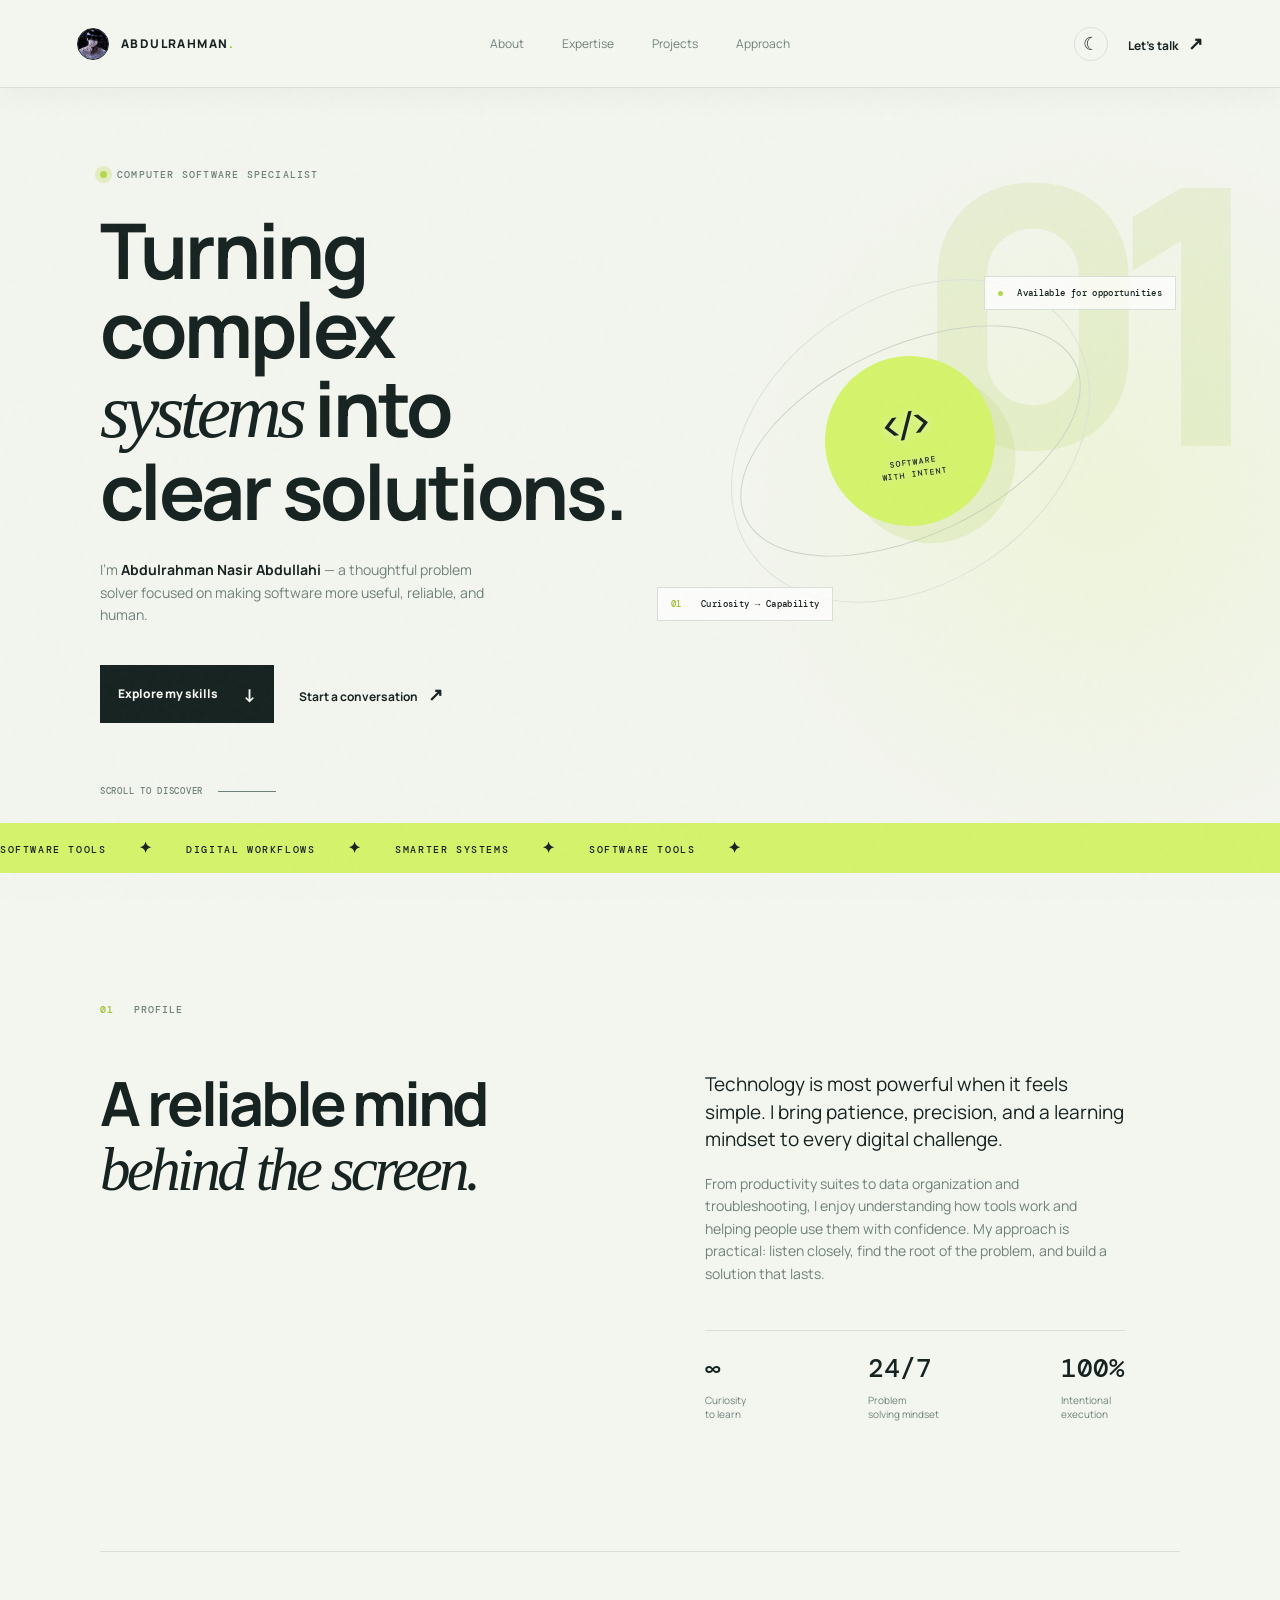
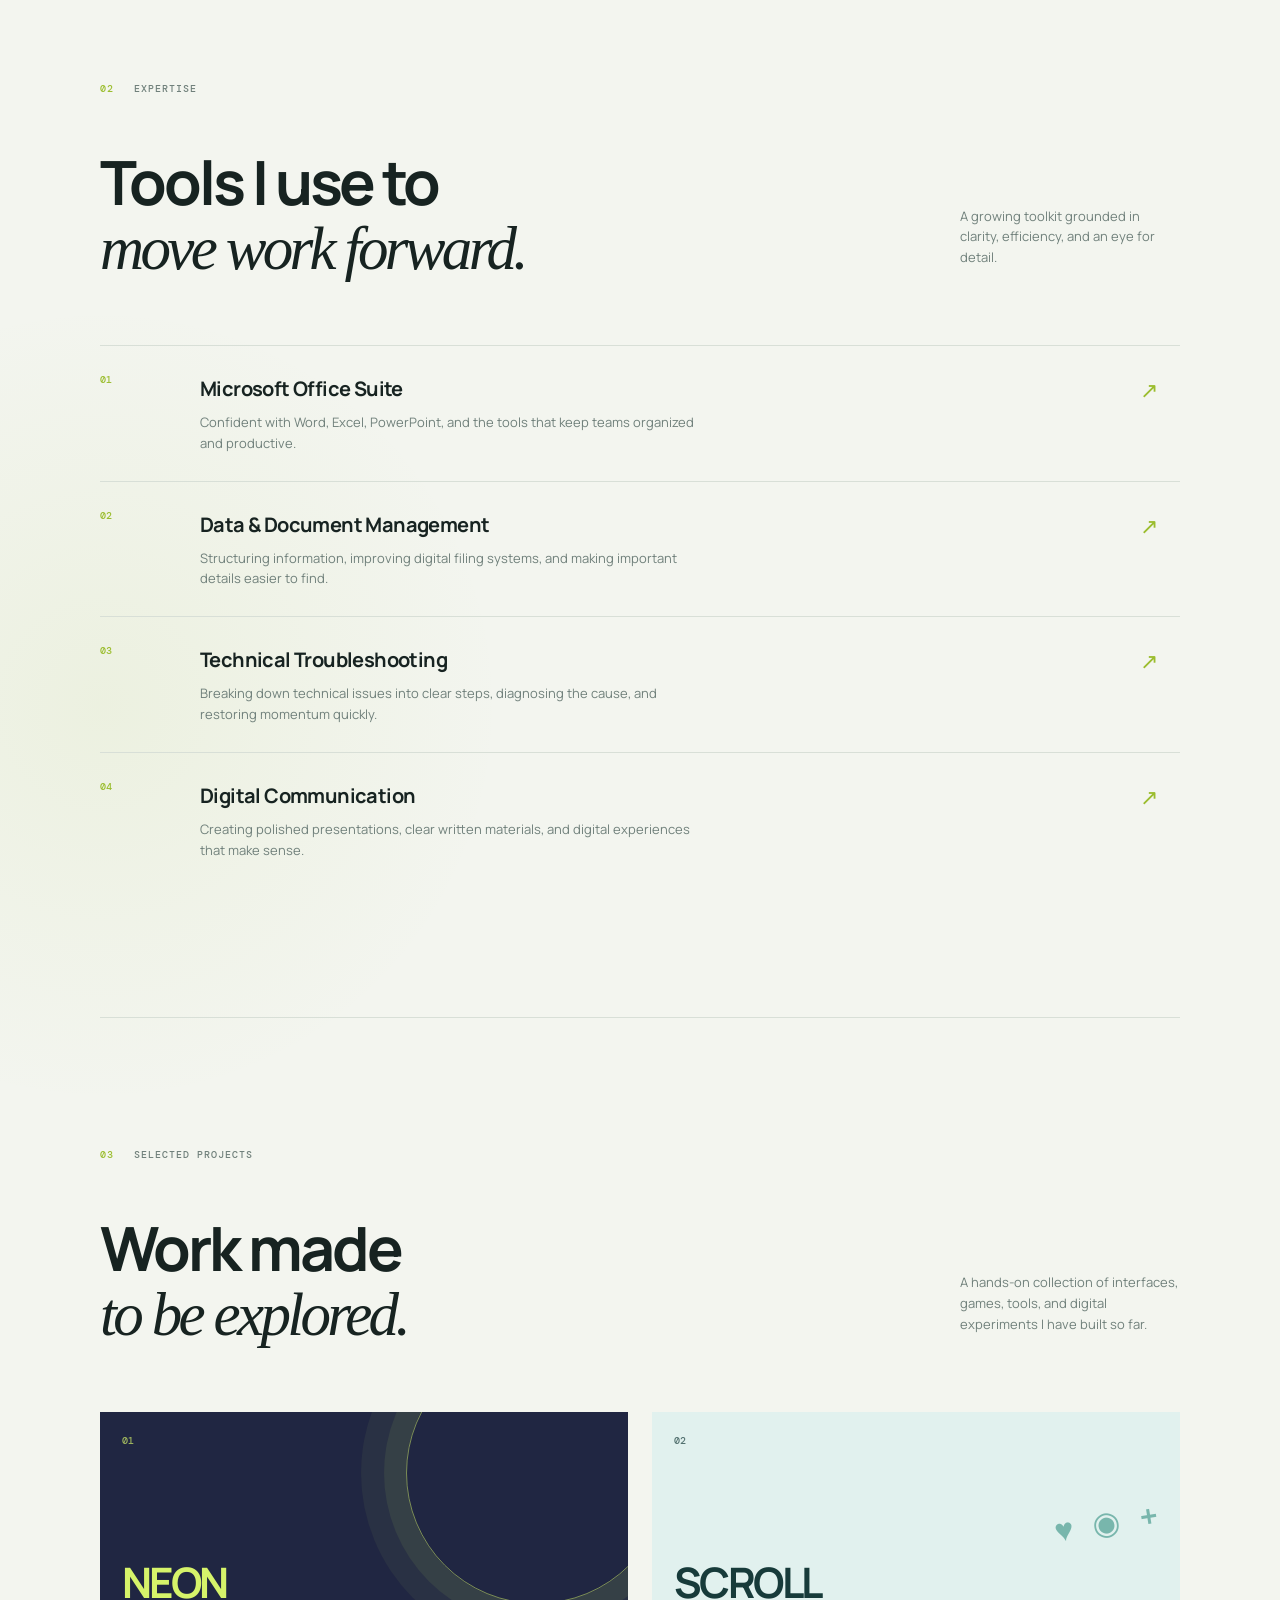
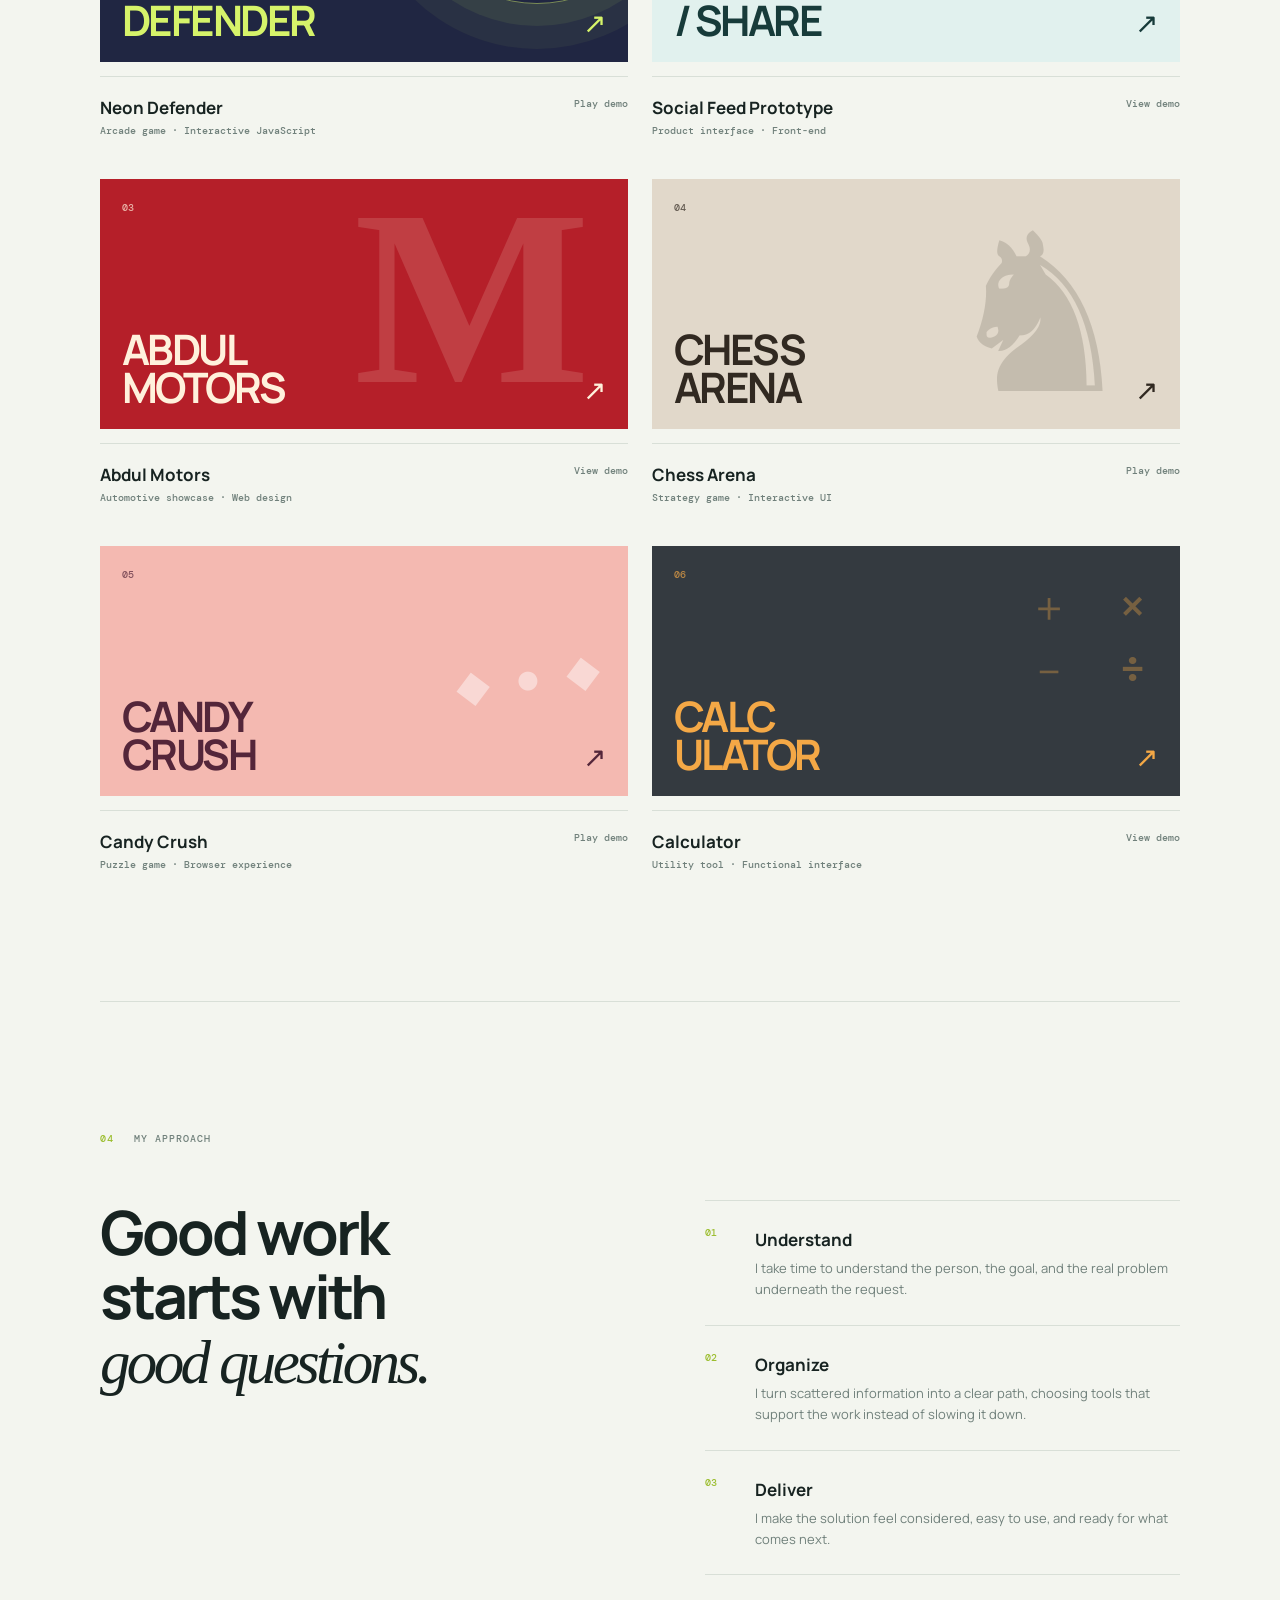
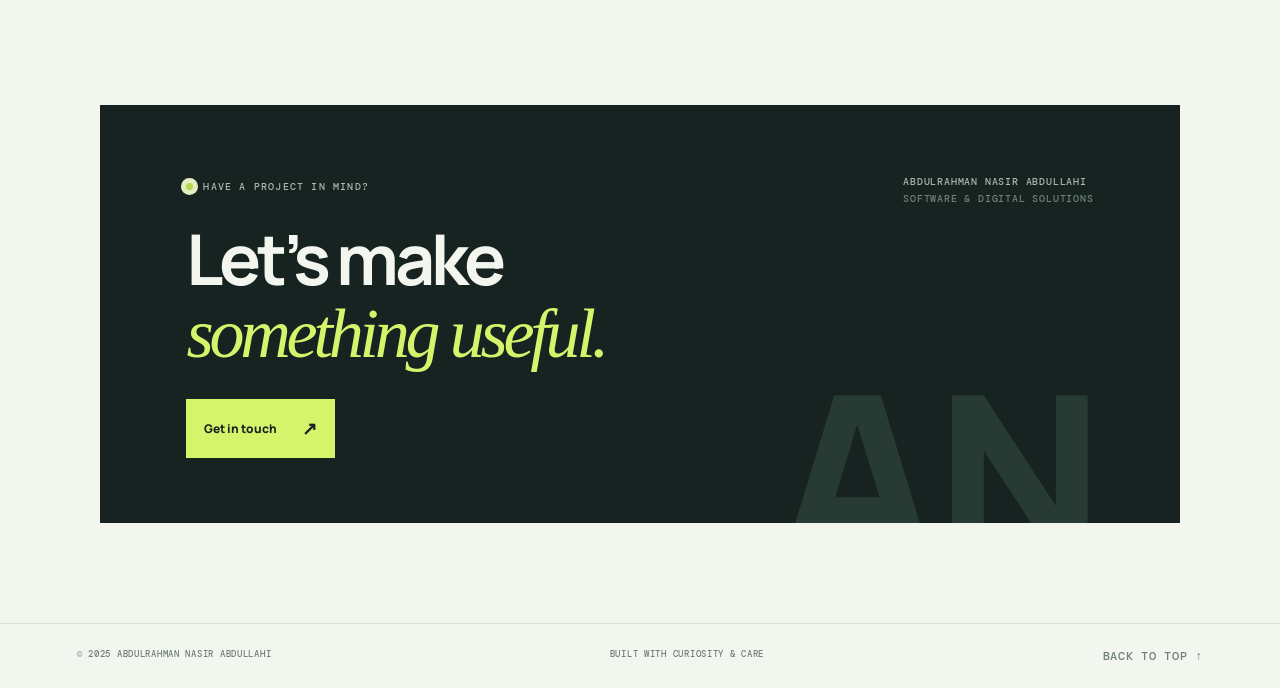
<file: potofolio/index.html>
<!doctype html>
<html lang="en">

<head>
  <meta charset="UTF-8" />
  <meta name="viewport" content="width=device-width, initial-scale=1.0" />
  <meta name="description"
    content="The portfolio of Abdulrahman Nasir Abdullahi, a versatile computer software specialist." />
  <title>Abdulrahman Nasir Abdullahi | Software Specialist</title>
  <link rel="preconnect" href="https://fonts.googleapis.com" />
  <link rel="preconnect" href="https://fonts.gstatic.com" crossorigin />
  <link
    href="https://fonts.googleapis.com/css2?family=DM+Mono:wght@400;500&family=Manrope:wght@400;500;600;700;800&display=swap"
    rel="stylesheet" />
  <link rel="stylesheet" href="styles.css" />
</head>

<body>
  <div class="site-noise"></div>
  <header class="topbar">
    <a class="brand" href="#top" aria-label="Home"><span class="brand-avatar"><img
          src="ChatGPT%20Image%20Sep%2018,%202026,%2012_50_05%20PM.png"
          alt="Abdulrahman Nasir Abdullahi" /></span><strong>ABDULRAHMAN<span>.</span></strong></a>
    <nav class="nav-links" aria-label="Main navigation">
      <a href="#about">About</a>
      <a href="#expertise">Expertise</a>
      <a href="#projects">Projects</a>
      <a href="#work">Approach</a>
    </nav>
    <div class="topbar-actions">
      <button class="theme-toggle" type="button" aria-label="Switch to dark mode" title="Switch to dark mode">
        <span class="theme-icon" aria-hidden="true">☾</span>
      </button>
      <a class="contact-link" href="mailto:abdulrahman@example.com">Let's talk <span>↗</span></a>
    </div>
  </header>

  <main id="top">
    <section class="hero section-wrap">
      <div class="hero-copy reveal">
        <p class="eyebrow"><i></i> Computer software specialist</p>
        <h1>Turning complex<br /><em>systems</em> into<br />clear solutions.</h1>
        <p class="hero-intro">I’m <strong>Abdulrahman Nasir Abdullahi</strong> — a thoughtful problem solver focused on
          making software more useful, reliable, and human.</p>
        <div class="hero-actions"><a class="button button-primary" href="#expertise">Explore my skills
            <span>↓</span></a><a class="text-link" href="mailto:abdulrahman@example.com">Start a conversation
            <span>↗</span></a></div>
      </div>
      <div class="hero-visual reveal reveal-delay">
        <div class="orbit orbit-one"></div>
        <div class="orbit orbit-two"></div>
        <div class="visual-core">
          <span class="core-mark" aria-hidden="true">&lt;/&gt;</span><span class="core-label">SOFTWARE<br />WITH
            INTENT</span>
        </div>
        <div class="float-tag tag-top"><span class="pulse"></span> Available for opportunities</div>
        <div class="float-tag tag-bottom"><span>01</span> Curiosity → Capability</div>
      </div>
      <div class="scroll-note"><span>Scroll to discover</span><i></i></div>
    </section>

    <section class="marquee" aria-label="Areas of focus">
      <div>SOFTWARE TOOLS <b>✦</b> DIGITAL WORKFLOWS <b>✦</b> SMARTER SYSTEMS <b>✦</b> SOFTWARE TOOLS <b>✦</b></div>
    </section>

    <section class="about section-wrap" id="about">
      <div class="section-kicker"><span>01</span><span>Profile</span></div>
      <div class="about-grid">
        <h2 class="reveal">A reliable mind<br /><em>behind the screen.</em></h2>
        <div class="about-body reveal reveal-delay">
          <p class="lead">Technology is most powerful when it feels simple. I bring patience, precision, and a learning
            mindset to every digital challenge.</p>
          <p>From productivity suites to data organization and troubleshooting, I enjoy understanding how tools work and
            helping people use them with confidence. My approach is practical: listen closely, find the root of the
            problem, and build a solution that lasts.</p>
          <div class="stats">
            <div><strong>∞</strong><span>Curiosity<br />to learn</span></div>
            <div><strong>24/7</strong><span>Problem<br />solving mindset</span></div>
            <div><strong>100%</strong><span>Intentional<br />execution</span></div>
          </div>
        </div>
      </div>
    </section>

    <section class="expertise section-wrap" id="expertise">
      <div class="section-kicker"><span>02</span><span>Expertise</span></div>
      <div class="section-heading">
        <h2>Tools I use to<br /><em>move work forward.</em></h2>
        <p>A growing toolkit grounded in clarity, efficiency, and an eye for detail.</p>
      </div>
      <div class="skill-list">
        <article class="skill-item reveal"><span class="skill-num">01</span>
          <div>
            <h3>Microsoft Office Suite</h3>
            <p>Confident with Word, Excel, PowerPoint, and the tools that keep teams organized and productive.</p>
          </div><span class="skill-arrow">↗</span>
        </article>
        <article class="skill-item reveal"><span class="skill-num">02</span>
          <div>
            <h3>Data &amp; Document Management</h3>
            <p>Structuring information, improving digital filing systems, and making important details easier to find.
            </p>
          </div><span class="skill-arrow">↗</span>
        </article>
        <article class="skill-item reveal"><span class="skill-num">03</span>
          <div>
            <h3>Technical Troubleshooting</h3>
            <p>Breaking down technical issues into clear steps, diagnosing the cause, and restoring momentum quickly.
            </p>
          </div><span class="skill-arrow">↗</span>
        </article>
        <article class="skill-item reveal"><span class="skill-num">04</span>
          <div>
            <h3>Digital Communication</h3>
            <p>Creating polished presentations, clear written materials, and digital experiences that make sense.</p>
          </div><span class="skill-arrow">↗</span>
        </article>
      </div>
    </section>

    <section class="projects section-wrap" id="projects">
      <div class="section-kicker"><span>03</span><span>Selected projects</span></div>
      <div class="section-heading">
        <h2>Work made<br /><em>to be explored.</em></h2>
        <p>A hands-on collection of interfaces, games, tools, and digital experiments I have built so far.</p>
      </div>
      <div class="project-grid">
        <a class="project-card reveal" href="neon_defender_game/index.html" target="_blank" rel="noopener">
          <div class="project-art art-neon"><span>01</span><strong>NEON<br />DEFENDER</strong><i>↗</i></div>
          <div class="project-meta">
            <div>
              <h3>Neon Defender</h3>
              <p>Arcade game · Interactive JavaScript</p>
            </div><span>Play demo</span>
          </div>
        </a>
        <a class="project-card reveal" href="tiktok_prototype/index.html" target="_blank" rel="noopener">
          <div class="project-art art-social"><span>02</span><strong>SCROLL<br />/ SHARE</strong><i>↗</i></div>
          <div class="project-meta">
            <div>
              <h3>Social Feed Prototype</h3>
              <p>Product interface · Front-end</p>
            </div><span>View demo</span>
          </div>
        </a>
        <a class="project-card reveal" href="car/index.html" target="_blank" rel="noopener">
          <div class="project-art art-motors"><span>03</span><strong>ABDUL<br />MOTORS</strong><i>↗</i></div>
          <div class="project-meta">
            <div>
              <h3>Abdul Motors</h3>
              <p>Automotive showcase · Web design</p>
            </div><span>View demo</span>
          </div>
        </a>
        <a class="project-card reveal" href="chess/index.html" target="_blank" rel="noopener">
          <div class="project-art art-chess"><span>04</span><strong>CHESS<br />ARENA</strong><i>↗</i></div>
          <div class="project-meta">
            <div>
              <h3>Chess Arena</h3>
              <p>Strategy game · Interactive UI</p>
            </div><span>Play demo</span>
          </div>
        </a>
        <a class="project-card reveal" href="candy%20crush/index.html" target="_blank" rel="noopener">
          <div class="project-art art-candy"><span>05</span><strong>CANDY<br />CRUSH</strong><i>↗</i></div>
          <div class="project-meta">
            <div>
              <h3>Candy Crush</h3>
              <p>Puzzle game · Browser experience</p>
            </div><span>Play demo</span>
          </div>
        </a>
        <a class="project-card reveal" href="cal/index.html" target="_blank" rel="noopener">
          <div class="project-art art-calc"><span>06</span><strong>CALC<br />ULATOR</strong><i>↗</i></div>
          <div class="project-meta">
            <div>
              <h3>Calculator</h3>
              <p>Utility tool · Functional interface</p>
            </div><span>View demo</span>
          </div>
        </a>
      </div>
    </section>

    <section class="approach section-wrap" id="work">
      <div class="section-kicker"><span>04</span><span>My approach</span></div>
      <div class="approach-grid">
        <div class="approach-title">
          <h2>Good work<br />starts with<br /><em>good questions.</em></h2>
        </div>
        <div class="process">
          <div class="process-item reveal"><span>01</span>
            <div>
              <h3>Understand</h3>
              <p>I take time to understand the person, the goal, and the real problem underneath the request.</p>
            </div>
          </div>
          <div class="process-item reveal"><span>02</span>
            <div>
              <h3>Organize</h3>
              <p>I turn scattered information into a clear path, choosing tools that support the work instead of slowing
                it down.</p>
            </div>
          </div>
          <div class="process-item reveal"><span>03</span>
            <div>
              <h3>Deliver</h3>
              <p>I make the solution feel considered, easy to use, and ready for what comes next.</p>
            </div>
          </div>
        </div>
      </div>
    </section>

    <section class="contact section-wrap">
      <div class="contact-panel reveal">
        <p class="eyebrow"><i></i> Have a project in mind?</p>
        <h2>Let’s make<br /><em>something useful.</em></h2><a class="button button-light"
          href="mailto:abdulrahman@example.com">Get in touch <span>↗</span></a>
        <div class="contact-detail">Abdulrahman Nasir Abdullahi<br /><span>Software &amp; digital solutions</span></div>
      </div>
    </section>
  </main>
  <footer class="footer"><span>© 2025 Abdulrahman Nasir Abdullahi</span><span>Built with curiosity &amp; care</span><a
      href="#top">Back to top ↑</a></footer>
  <script src="script.js"></script>
</body>

</html>
<!--
<!DOCTYPE html>
<html lang="en">

<head>
  <meta charset="UTF-8">
  <meta name="viewport" content="width=device-width, initial-scale=1.0">
  <title>Calculator</title>
  <style>
    @import url('https://fonts.googleapis.com/css2?family=Space+Grotesk:wght@400;500;700&family=JetBrains+Mono:wght@400;500;700&display=swap');

    :root {
      --casing: #2B2D31;
      --casing-dark: #1A1B1E;
      --casing-light: #383B41;
      --display-bg: #10171A;
      --display-glow: #F5A623;
      --led: #F5A623;
      --key-num: #3D4046;
      --key-num-text: #ECECEC;
      --key-fn: #565B64;
      --key-fn-text: #E4E4E4;
      --key-op: #3FA9A0;
      --key-op-text: #0D1F1A;
      --key-eq: #E85B4A;
      --key-eq-text: #1A1210;
      --page-bg: #141517;
    }

    * {
      box-sizing: border-box;
    }

    body {
      margin: 0;
      min-height: 100vh;
      display: flex;
      align-items: center;
      justify-content: center;
      background: var(--page-bg);
      background-image:
        radial-gradient(circle at 20% 15%, rgba(63, 169, 160, 0.06), transparent 40%),
        radial-gradient(circle at 85% 85%, rgba(232, 91, 74, 0.06), transparent 40%);
      font-family: 'Space Grotesk', sans-serif;
      padding: 24px;
    }

    .calculator {
      width: 340px;
      background: linear-gradient(160deg, var(--casing-light), var(--casing) 40%, var(--casing-dark));
      border-radius: 22px;
      padding: 20px 18px 24px;
      box-shadow:
        0 30px 60px -20px rgba(0, 0, 0, 0.7),
        0 2px 0 rgba(255, 255, 255, 0.04) inset,
        0 -2px 0 rgba(0, 0, 0, 0.4) inset;
    }

    .brand {
      display: flex;
      align-items: center;
      justify-content: space-between;
      padding: 2px 6px 14px;
    }

    .brand-name {
      font-size: 12px;
      letter-spacing: 0.28em;
      color: #9A9FA8;
      font-weight: 700;
    }

    .power-led {
      width: 7px;
      height: 7px;
      border-radius: 50%;
      background: var(--led);
      box-shadow: 0 0 6px 2px rgba(245, 166, 35, 0.7);
    }

    .display {
      background: var(--display-bg);
      border-radius: 12px;
      padding: 22px 18px 16px;
      margin-bottom: 18px;
      box-shadow:
        inset 0 2px 6px rgba(0, 0, 0, 0.6),
        inset 0 0 0 1px rgba(0, 0, 0, 0.5);
      position: relative;
      overflow: hidden;
    }

    .display::after {
      content: "";
      position: absolute;
      inset: 0;
      background: repeating-linear-gradient(to bottom,
          rgba(255, 255, 255, 0.015) 0px,
          rgba(255, 255, 255, 0.015) 1px,
          transparent 1px,
          transparent 3px);
      pointer-events: none;
    }

    .display-expression {
      min-height: 16px;
      font-family: 'JetBrains Mono', monospace;
      font-size: 13px;
      color: #6E8E82;
      text-align: right;
      letter-spacing: 0.03em;
      overflow-x: auto;
      white-space: nowrap;
    }

    .display-result {
      font-family: 'JetBrains Mono', monospace;
      font-size: 40px;
      font-weight: 700;
      color: var(--led);
      text-align: right;
      text-shadow: 0 0 12px rgba(245, 166, 35, 0.55);
      overflow-x: auto;
      white-space: nowrap;
      margin-top: 6px;
      line-height: 1.1;
    }

    .keys {
      display: grid;
      grid-template-columns: repeat(4, 1fr);
      gap: 10px;
    }

    button {
      border: none;
      font-family: 'JetBrains Mono', monospace;
      font-size: 17px;
      font-weight: 500;
      padding: 16px 0;
      border-radius: 10px;
      cursor: pointer;
      color: var(--key-num-text);
      background: var(--key-num);
      box-shadow:
        0 3px 0 rgba(0, 0, 0, 0.35),
        0 1px 0 rgba(255, 255, 255, 0.06) inset;
      transition: transform 0.06s ease, box-shadow 0.06s ease;
      -webkit-tap-highlight-color: transparent;
    }

    button:active {
      transform: translateY(2px);
      box-shadow:
        0 1px 0 rgba(0, 0, 0, 0.35),
        0 1px 0 rgba(255, 255, 255, 0.06) inset;
    }

    button:focus-visible {
      outline: 2px solid var(--led);
      outline-offset: 2px;
    }

    .fn {
      background: var(--key-fn);
      color: var(--key-fn-text);
      font-size: 15px;
    }

    .op {
      background: var(--key-op);
      color: var(--key-op-text);
      font-weight: 700;
    }

    .eq {
      background: var(--key-eq);
      color: var(--key-eq-text);
      font-weight: 700;
    }

    .span-2 {
      grid-column: span 2;
    }

    @media (max-width: 380px) {
      .calculator {
        width: 100%;
      }
    }
  </style>
</head>

<body>

  <div class="calculator">
    <div class="brand">
      <span class="brand-name">MODEL&nbsp;77</span>
      <span class="power-led" aria-hidden="true"></span>
    </div>

    <div class="display" aria-live="polite">
      <div class="display-expression" id="expression">&nbsp;</div>
      <div class="display-result" id="result">0</div>
    </div>

    <div class="keys">
      <button class="fn" data-action="clear">C</button>
      <button class="fn" data-action="backspace">⌫</button>
      <button class="fn" data-action="percent">%</button>
      <button class="op" data-action="operator" data-value="÷">÷</button>

      <button data-action="number" data-value="7">7</button>
      <button data-action="number" data-value="8">8</button>
      <button data-action="number" data-value="9">9</button>
      <button class="op" data-action="operator" data-value="×">×</button>

      <button data-action="number" data-value="4">4</button>
      <button data-action="number" data-value="5">5</button>
      <button data-action="number" data-value="6">6</button>
      <button class="op" data-action="operator" data-value="−">−</button>

      <button data-action="number" data-value="1">1</button>
      <button data-action="number" data-value="2">2</button>
      <button data-action="number" data-value="3">3</button>
      <button class="op" data-action="operator" data-value="+">+</button>

      <button class="span-2" data-action="number" data-value="0">0</button>
      <button data-action="decimal">.</button>
      <button class="eq" data-action="equals">=</button>
    </div>
  </div>

  <script>
    const expressionEl = document.getElementById('expression');
    const resultEl = document.getElementById('result');

    let currentValue = '0';
    let previousValue = null;
    let pendingOperator = null;
    let justEvaluated = false;

    const opSymbolToMath = { '÷': '/', '×': '*', '−': '-', '+': '+' };

    function updateDisplay() {
      resultEl.textContent = currentValue;
      if (pendingOperator && previousValue !== null) {
        expressionEl.textContent = `${previousValue} ${pendingOperator}`;
      } else {
        expressionEl.textContent = '\u00A0';
      }
    }

    function inputNumber(digit) {
      if (justEvaluated) {
        currentValue = digit;
        justEvaluated = false;
      } else {
        currentValue = currentValue === '0' ? digit : currentValue + digit;
      }
      updateDisplay();
    }

    function inputDecimal() {
      if (justEvaluated) {
        currentValue = '0.';
        justEvaluated = false;
        updateDisplay();
        return;
      }
      if (!currentValue.includes('.')) {
        currentValue += '.';
        updateDisplay();
      }
    }

    function chooseOperator(op) {
      if (pendingOperator && !justEvaluated) {
        evaluate();
      }
      previousValue = currentValue;
      pendingOperator = op;
      justEvaluated = false;
      currentValue = '0';
      updateDisplay();
    }

    function evaluate() {
      if (pendingOperator === null || previousValue === null) return;
      const a = parseFloat(previousValue);
      const b = parseFloat(currentValue);
      let result;
      switch (opSymbolToMath[pendingOperator]) {
        case '+': result = a + b; break;
        case '-': result = a - b; break;
        case '*': result = a * b; break;
        case '/': result = b === 0 ? NaN : a / b; break;
        default: return;
      }
      if (Number.isNaN(result)) {
        currentValue = 'Error';
      } else {
        currentValue = String(Math.round(result * 1e10) / 1e10);
      }
      pendingOperator = null;
      previousValue = null;
      justEvaluated = true;
      updateDisplay();
    }

    function clearAll() {
      currentValue = '0';
      previousValue = null;
      pendingOperator = null;
      justEvaluated = false;
      updateDisplay();
    }

    function backspace() {
      if (justEvaluated) return;
      currentValue = currentValue.length > 1 ? currentValue.slice(0, -1) : '0';
      updateDisplay();
    }

    function percent() {
      currentValue = String(parseFloat(currentValue) / 100);
      updateDisplay();
    }

    document.querySelectorAll('button').forEach(btn => {
      btn.addEventListener('click', () => {
        const action = btn.dataset.action;
        const value = btn.dataset.value;
        if (action === 'number') inputNumber(value);
        else if (action === 'decimal') inputDecimal();
        else if (action === 'operator') chooseOperator(value);
        else if (action === 'equals') evaluate();
        else if (action === 'clear') clearAll();
        else if (action === 'backspace') backspace();
        else if (action === 'percent') percent();
      });
    });

    window.addEventListener('keydown', (e) => {
      if (e.key >= '0' && e.key <= '9') inputNumber(e.key);
      else if (e.key === '.') inputDecimal();
      else if (e.key === '+') chooseOperator('+');
      else if (e.key === '-') chooseOperator('−');
      else if (e.key === '*') chooseOperator('×');
      else if (e.key === '/') { e.preventDefault(); chooseOperator('÷'); }
      else if (e.key === 'Enter' || e.key === '=') evaluate();
      else if (e.key === 'Backspace') backspace();
      else if (e.key === 'Escape') clearAll();
      else if (e.key === '%') percent();
    });

    updateDisplay();
  </script>

</body>

</html>
-->
</file>
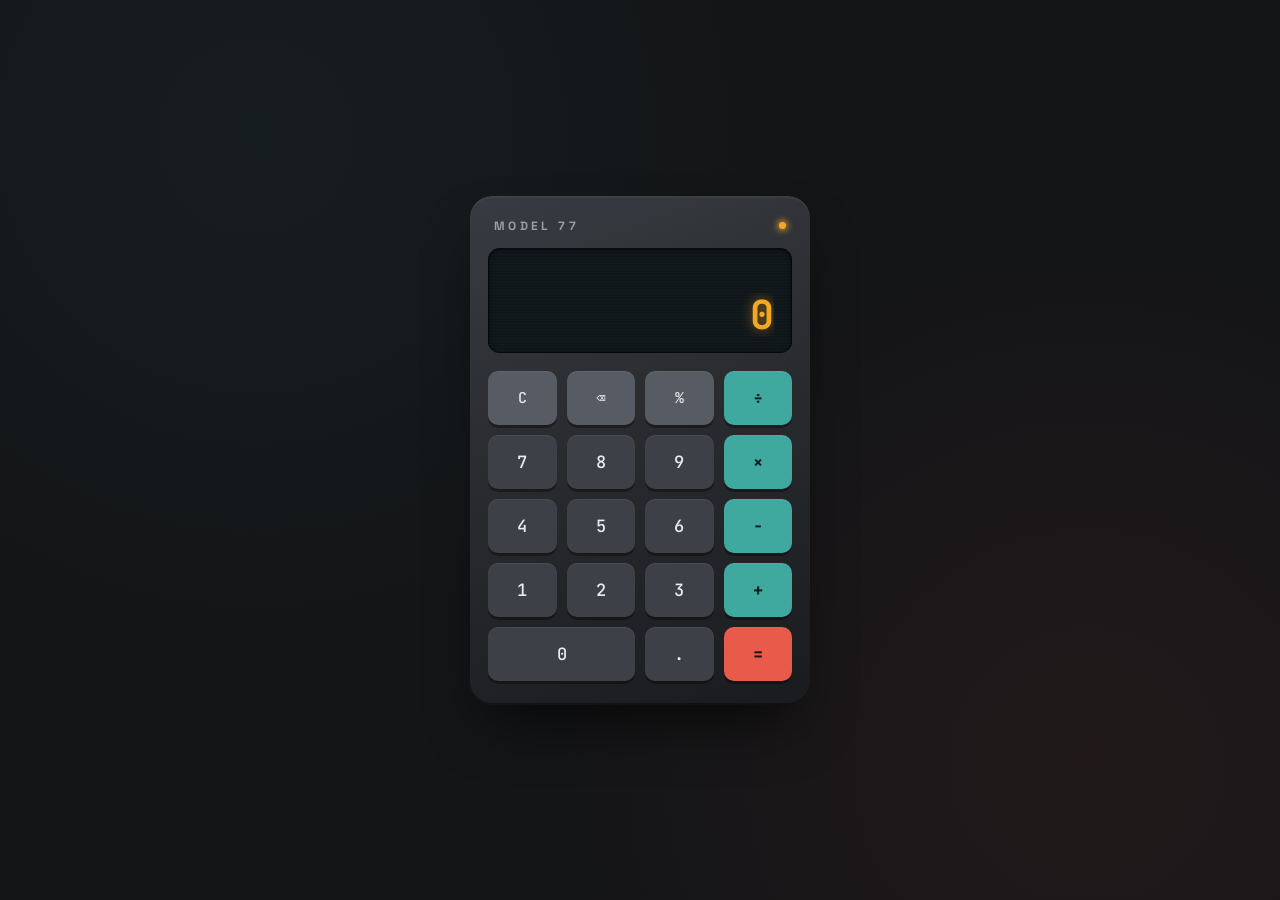
<file: potofolio/cal/index.html>
<!DOCTYPE html>
<html lang="en">

<head>
    <meta charset="UTF-8">
    <meta name="viewport" content="width=device-width, initial-scale=1.0">
    <title>Calculator</title>
    <style>
        @import url('https://fonts.googleapis.com/css2?family=Space+Grotesk:wght@400;500;700&family=JetBrains+Mono:wght@400;500;700&display=swap');

        :root {
            --casing: #2B2D31;
            --casing-dark: #1A1B1E;
            --casing-light: #383B41;
            --display-bg: #10171A;
            --display-glow: #F5A623;
            --led: #F5A623;
            --key-num: #3D4046;
            --key-num-text: #ECECEC;
            --key-fn: #565B64;
            --key-fn-text: #E4E4E4;
            --key-op: #3FA9A0;
            --key-op-text: #0D1F1A;
            --key-eq: #E85B4A;
            --key-eq-text: #1A1210;
            --page-bg: #141517;
        }

        * {
            box-sizing: border-box;
        }

        body {
            margin: 0;
            min-height: 100vh;
            display: flex;
            align-items: center;
            justify-content: center;
            background: var(--page-bg);
            background-image:
                radial-gradient(circle at 20% 15%, rgba(63, 169, 160, 0.06), transparent 40%),
                radial-gradient(circle at 85% 85%, rgba(232, 91, 74, 0.06), transparent 40%);
            font-family: 'Space Grotesk', sans-serif;
            padding: 24px;
        }

        .calculator {
            width: 340px;
            background: linear-gradient(160deg, var(--casing-light), var(--casing) 40%, var(--casing-dark));
            border-radius: 22px;
            padding: 20px 18px 24px;
            box-shadow:
                0 30px 60px -20px rgba(0, 0, 0, 0.7),
                0 2px 0 rgba(255, 255, 255, 0.04) inset,
                0 -2px 0 rgba(0, 0, 0, 0.4) inset;
        }

        .brand {
            display: flex;
            align-items: center;
            justify-content: space-between;
            padding: 2px 6px 14px;
        }

        .brand-name {
            font-size: 12px;
            letter-spacing: 0.28em;
            color: #9A9FA8;
            font-weight: 700;
        }

        .power-led {
            width: 7px;
            height: 7px;
            border-radius: 50%;
            background: var(--led);
            box-shadow: 0 0 6px 2px rgba(245, 166, 35, 0.7);
        }

        .display {
            background: var(--display-bg);
            border-radius: 12px;
            padding: 22px 18px 16px;
            margin-bottom: 18px;
            box-shadow:
                inset 0 2px 6px rgba(0, 0, 0, 0.6),
                inset 0 0 0 1px rgba(0, 0, 0, 0.5);
            position: relative;
            overflow: hidden;
        }

        .display::after {
            content: "";
            position: absolute;
            inset: 0;
            background: repeating-linear-gradient(to bottom,
                    rgba(255, 255, 255, 0.015) 0px,
                    rgba(255, 255, 255, 0.015) 1px,
                    transparent 1px,
                    transparent 3px);
            pointer-events: none;
        }

        .display-expression {
            min-height: 16px;
            font-family: 'JetBrains Mono', monospace;
            font-size: 13px;
            color: #6E8E82;
            text-align: right;
            letter-spacing: 0.03em;
            overflow-x: auto;
            white-space: nowrap;
        }

        .display-result {
            font-family: 'JetBrains Mono', monospace;
            font-size: 40px;
            font-weight: 700;
            color: var(--led);
            text-align: right;
            text-shadow: 0 0 12px rgba(245, 166, 35, 0.55);
            overflow-x: auto;
            white-space: nowrap;
            margin-top: 6px;
            line-height: 1.1;
        }

        .keys {
            display: grid;
            grid-template-columns: repeat(4, 1fr);
            gap: 10px;
        }

        button {
            border: none;
            font-family: 'JetBrains Mono', monospace;
            font-size: 17px;
            font-weight: 500;
            padding: 16px 0;
            border-radius: 10px;
            cursor: pointer;
            color: var(--key-num-text);
            background: var(--key-num);
            box-shadow:
                0 3px 0 rgba(0, 0, 0, 0.35),
                0 1px 0 rgba(255, 255, 255, 0.06) inset;
            transition: transform 0.06s ease, box-shadow 0.06s ease;
            -webkit-tap-highlight-color: transparent;
        }

        button:active {
            transform: translateY(2px);
            box-shadow:
                0 1px 0 rgba(0, 0, 0, 0.35),
                0 1px 0 rgba(255, 255, 255, 0.06) inset;
        }

        button:focus-visible {
            outline: 2px solid var(--led);
            outline-offset: 2px;
        }

        .fn {
            background: var(--key-fn);
            color: var(--key-fn-text);
            font-size: 15px;
        }

        .op {
            background: var(--key-op);
            color: var(--key-op-text);
            font-weight: 700;
        }

        .eq {
            background: var(--key-eq);
            color: var(--key-eq-text);
            font-weight: 700;
        }

        .span-2 {
            grid-column: span 2;
        }

        @media (max-width: 380px) {
            .calculator {
                width: 100%;
            }
        }
    </style>
</head>

<body>

    <div class="calculator">
        <div class="brand">
            <span class="brand-name">MODEL&nbsp;77</span>
            <span class="power-led" aria-hidden="true"></span>
        </div>

        <div class="display" aria-live="polite">
            <div class="display-expression" id="expression">&nbsp;</div>
            <div class="display-result" id="result">0</div>
        </div>

        <div class="keys">
            <button class="fn" data-action="clear">C</button>
            <button class="fn" data-action="backspace">⌫</button>
            <button class="fn" data-action="percent">%</button>
            <button class="op" data-action="operator" data-value="÷">÷</button>

            <button data-action="number" data-value="7">7</button>
            <button data-action="number" data-value="8">8</button>
            <button data-action="number" data-value="9">9</button>
            <button class="op" data-action="operator" data-value="×">×</button>

            <button data-action="number" data-value="4">4</button>
            <button data-action="number" data-value="5">5</button>
            <button data-action="number" data-value="6">6</button>
            <button class="op" data-action="operator" data-value="−">−</button>

            <button data-action="number" data-value="1">1</button>
            <button data-action="number" data-value="2">2</button>
            <button data-action="number" data-value="3">3</button>
            <button class="op" data-action="operator" data-value="+">+</button>

            <button class="span-2" data-action="number" data-value="0">0</button>
            <button data-action="decimal">.</button>
            <button class="eq" data-action="equals">=</button>
        </div>
    </div>

    <script>
        const expressionEl = document.getElementById('expression');
        const resultEl = document.getElementById('result');

        let currentValue = '0';
        let previousValue = null;
        let pendingOperator = null;
        let justEvaluated = false;

        const opSymbolToMath = { '÷': '/', '×': '*', '−': '-', '+': '+' };

        function updateDisplay() {
            resultEl.textContent = currentValue;
            if (pendingOperator && previousValue !== null) {
                expressionEl.textContent = `${previousValue} ${pendingOperator}`;
            } else {
                expressionEl.textContent = '\u00A0';
            }
        }

        function inputNumber(digit) {
            if (justEvaluated) {
                currentValue = digit;
                justEvaluated = false;
            } else {
                currentValue = currentValue === '0' ? digit : currentValue + digit;
            }
            updateDisplay();
        }

        function inputDecimal() {
            if (justEvaluated) {
                currentValue = '0.';
                justEvaluated = false;
                updateDisplay();
                return;
            }
            if (!currentValue.includes('.')) {
                currentValue += '.';
                updateDisplay();
            }
        }

        function chooseOperator(op) {
            if (pendingOperator && !justEvaluated) {
                evaluate();
            }
            previousValue = currentValue;
            pendingOperator = op;
            justEvaluated = false;
            currentValue = '0';
            updateDisplay();
        }

        function evaluate() {
            if (pendingOperator === null || previousValue === null) return;
            const a = parseFloat(previousValue);
            const b = parseFloat(currentValue);
            let result;
            switch (opSymbolToMath[pendingOperator]) {
                case '+': result = a + b; break;
                case '-': result = a - b; break;
                case '*': result = a * b; break;
                case '/': result = b === 0 ? NaN : a / b; break;
                default: return;
            }
            if (Number.isNaN(result)) {
                currentValue = 'Error';
            } else {
                currentValue = String(Math.round(result * 1e10) / 1e10);
            }
            pendingOperator = null;
            previousValue = null;
            justEvaluated = true;
            updateDisplay();
        }

        function clearAll() {
            currentValue = '0';
            previousValue = null;
            pendingOperator = null;
            justEvaluated = false;
            updateDisplay();
        }

        function backspace() {
            if (justEvaluated) return;
            currentValue = currentValue.length > 1 ? currentValue.slice(0, -1) : '0';
            updateDisplay();
        }

        function percent() {
            currentValue = String(parseFloat(currentValue) / 100);
            updateDisplay();
        }

        document.querySelectorAll('button').forEach(btn => {
            btn.addEventListener('click', () => {
                const action = btn.dataset.action;
                const value = btn.dataset.value;
                if (action === 'number') inputNumber(value);
                else if (action === 'decimal') inputDecimal();
                else if (action === 'operator') chooseOperator(value);
                else if (action === 'equals') evaluate();
                else if (action === 'clear') clearAll();
                else if (action === 'backspace') backspace();
                else if (action === 'percent') percent();
            });
        });

        window.addEventListener('keydown', (e) => {
            if (e.key >= '0' && e.key <= '9') inputNumber(e.key);
            else if (e.key === '.') inputDecimal();
            else if (e.key === '+') chooseOperator('+');
            else if (e.key === '-') chooseOperator('−');
            else if (e.key === '*') chooseOperator('×');
            else if (e.key === '/') { e.preventDefault(); chooseOperator('÷'); }
            else if (e.key === 'Enter' || e.key === '=') evaluate();
            else if (e.key === 'Backspace') backspace();
            else if (e.key === 'Escape') clearAll();
            else if (e.key === '%') percent();
        });

        updateDisplay();
    </script>

</body>

</html>
</file>
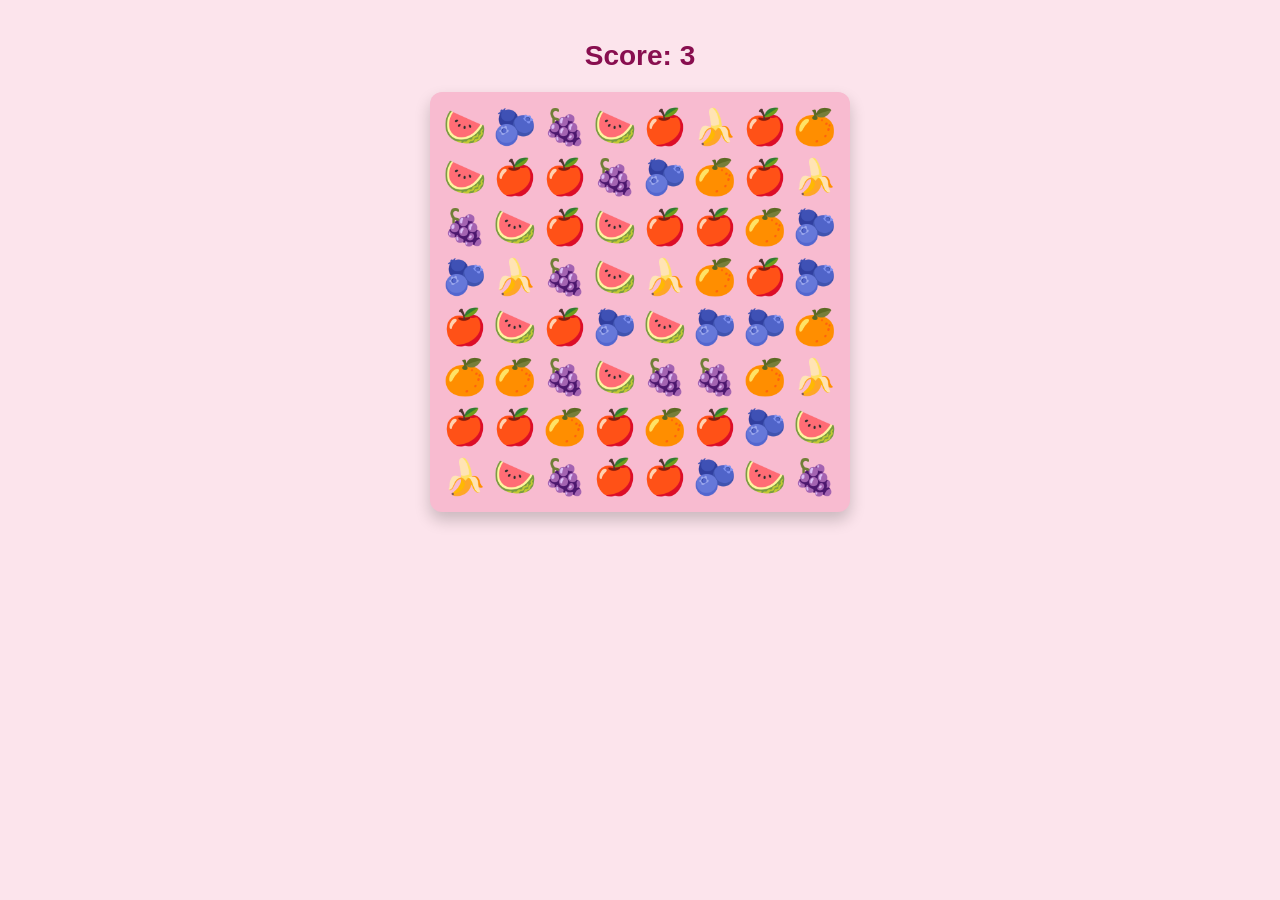
<file: potofolio/candy crush/index.html>
<!DOCTYPE html>
<html lang="en">

<head>
  <meta charset="UTF-8">
  <meta name="viewport" content="width=device-width, initial-scale=1.0">
  <title>Fruit Crush Game</title>
  <style>
    body {
      font-family: Arial, sans-serif;
      display: flex;
      flex-direction: column;
      align-items: center;
      background-color: #fce4ec;
      margin: 0;
      padding: 40px;
    }

    #score-board {
      font-size: 28px;
      font-weight: bold;
      margin-bottom: 20px;
      color: #880e4f;
    }

    .grid {
      display: flex;
      flex-wrap: wrap;
      width: 400px;
      height: 400px;
      background-color: #f8bbd0;
      padding: 10px;
      border-radius: 12px;
      box-shadow: 0 8px 16px rgba(0, 0, 0, 0.2);
    }

    .grid div {
      width: 50px;
      height: 50px;
      display: flex;
      justify-content: center;
      align-items: center;
      font-size: 35px;
      cursor: grab;
      user-select: none;
    }
  </style>
</head>

<body>

  <div id="score-board">Score: <span id="score">0</span></div>
  <div class="grid" id="grid"></div>

  <script>
    const grid = document.getElementById('grid');
    const scoreDisplay = document.getElementById('score');
    const width = 8;
    const squares = [];
    let score = 0;
    const candyColors = ['🍎', '🍊', '🍇', '🍌', '🍉', '🫐'];

    let colorBeingDragged, colorBeingReplaced;
    let squareIdBeingDragged, squareIdBeingReplaced;

    // Build the game board
    function createBoard() {
      for (let i = 0; i < width * width; i++) {
        const square = document.createElement('div');
        square.setAttribute('draggable', true);
        square.setAttribute('id', i);
        let randomColor = Math.floor(Math.random() * candyColors.length);
        square.innerHTML = candyColors[randomColor];
        grid.appendChild(square);
        squares.push(square);

        // Bind drag events
        square.addEventListener('dragstart', dragStart);
        square.addEventListener('dragend', dragEnd);
        square.addEventListener('dragover', dragOver);
        square.addEventListener('dragenter', dragEnter);
        square.addEventListener('dragleave', dragLeave);
        square.addEventListener('drop', dragDrop);
      }
    }
    createBoard();

    // Dragging Logic
    function dragStart() {
      colorBeingDragged = this.innerHTML;
      squareIdBeingDragged = parseInt(this.id);
    }
    function dragOver(e) { e.preventDefault(); }
    function dragEnter(e) { e.preventDefault(); }
    function dragLeave() { }

    function dragDrop() {
      colorBeingReplaced = this.innerHTML;
      squareIdBeingReplaced = parseInt(this.id);
      this.innerHTML = colorBeingDragged;
      squares[squareIdBeingDragged].innerHTML = colorBeingReplaced;
    }

    function dragEnd() {
      // Define valid adjacent moves (left, right, up, down)
      let validMoves = [
        squareIdBeingDragged - 1,
        squareIdBeingDragged - width,
        squareIdBeingDragged + 1,
        squareIdBeingDragged + width
      ];
      let validMove = validMoves.includes(squareIdBeingReplaced);

      if (squareIdBeingReplaced && validMove) {
        squareIdBeingReplaced = null; // Move accepted
      } else if (squareIdBeingReplaced && !validMove) {
        // Swap back if invalid
        squares[squareIdBeingReplaced].innerHTML = colorBeingReplaced;
        squares[squareIdBeingDragged].innerHTML = colorBeingDragged;
      } else {
        squares[squareIdBeingDragged].innerHTML = colorBeingDragged;
      }
    }

    // Drop items down to fill empty spaces
    function moveDown() {
      for (let i = 0; i < 55; i++) {
        if (squares[i + width].innerHTML === '') {
          squares[i + width].innerHTML = squares[i].innerHTML;
          squares[i].innerHTML = '';
        }
      }
      // Refill the top row
      for (let i = 0; i < width; i++) {
        if (squares[i].innerHTML === '') {
          squares[i].innerHTML = candyColors[Math.floor(Math.random() * candyColors.length)];
        }
      }
    }

    // Check for matches
    function checkMatches() {
      // Check horizontal rows
      for (let i = 0; i < 61; i++) {
        let rowOfThree = [i, i + 1, i + 2];
        let decidedColor = squares[i].innerHTML;
        const isBlank = squares[i].innerHTML === '';

        // Prevent matching across row breaks
        const notValid = [6, 7, 14, 15, 22, 23, 30, 31, 38, 39, 46, 47, 54, 55];
        if (notValid.includes(i)) continue;

        if (rowOfThree.every(index => squares[index].innerHTML === decidedColor && !isBlank)) {
          score += 3;
          scoreDisplay.innerHTML = score;
          rowOfThree.forEach(index => { squares[index].innerHTML = ''; });
        }
      }

      // Check vertical columns
      for (let i = 0; i < 47; i++) {
        let columnOfThree = [i, i + width, i + width * 2];
        let decidedColor = squares[i].innerHTML;
        const isBlank = squares[i].innerHTML === '';

        if (columnOfThree.every(index => squares[index].innerHTML === decidedColor && !isBlank)) {
          score += 3;
          scoreDisplay.innerHTML = score;
          columnOfThree.forEach(index => { squares[index].innerHTML = ''; });
        }
      }
    }

    // Run the game loop
    window.setInterval(function () {
      checkMatches();
      moveDown();
    }, 100);
  </script>
</body>

</html>
</file>
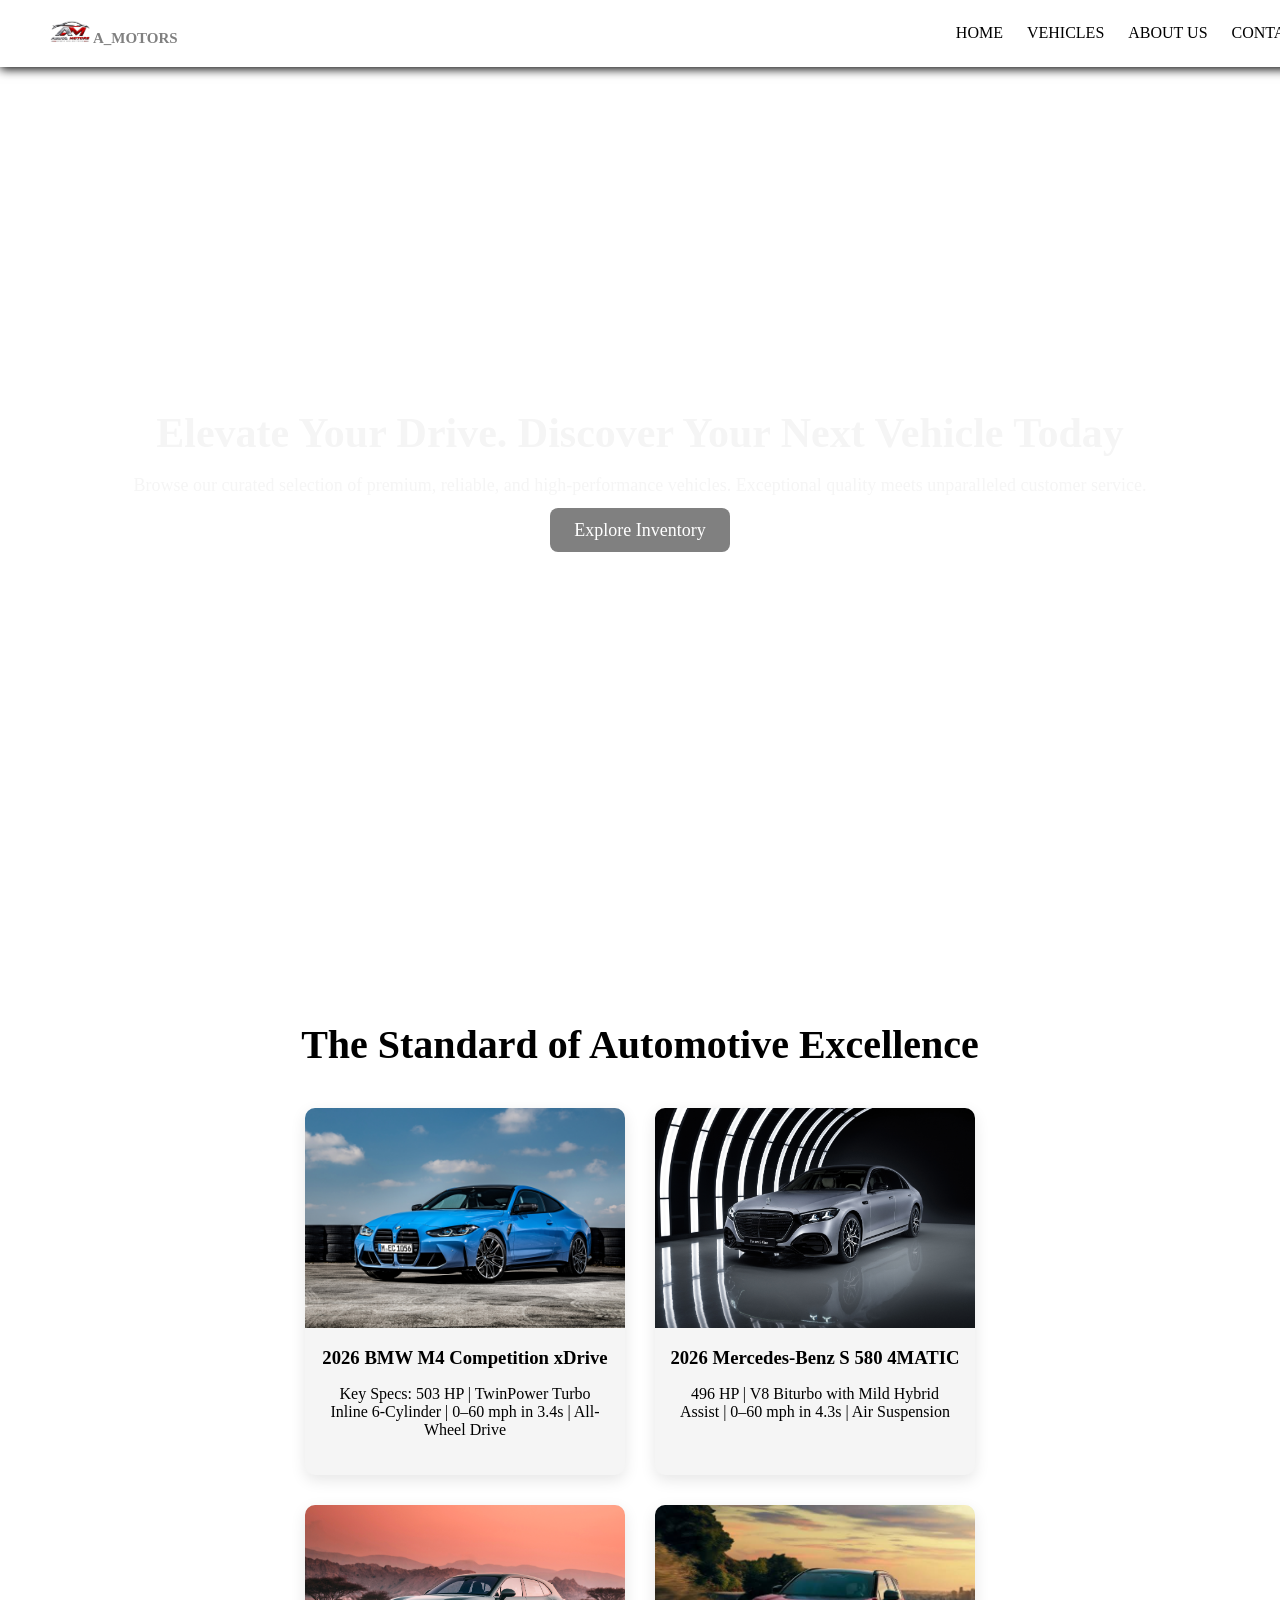
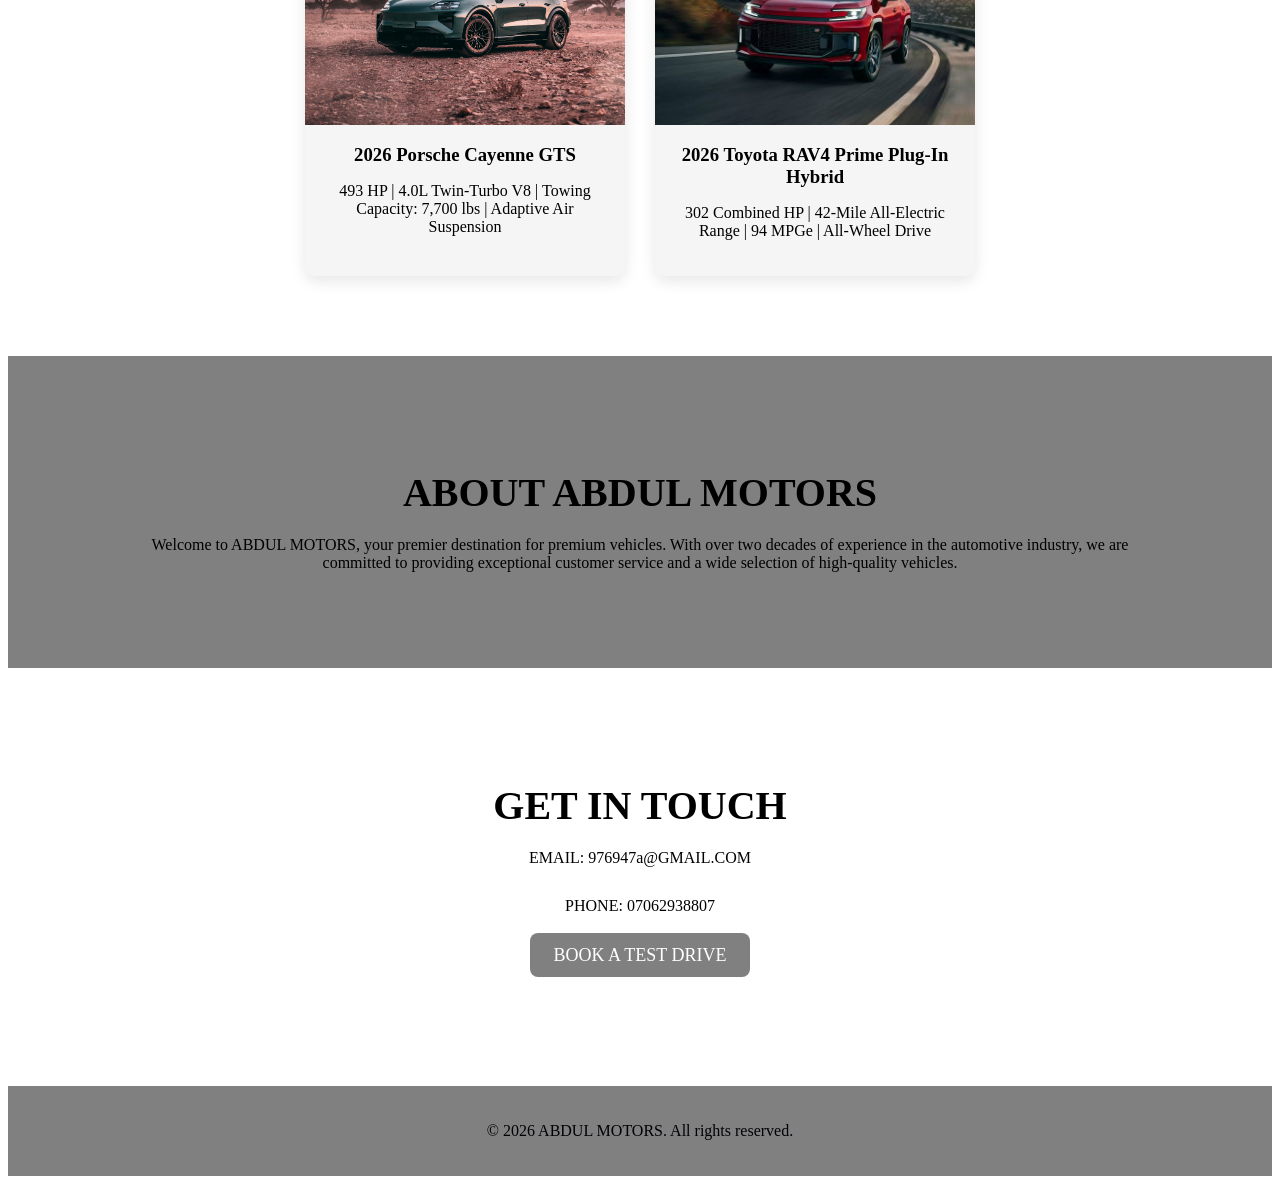
<file: potofolio/car/index.html>
<!DOCTYPE html>
<html lang="en">

<head>
    <meta charset="UTF-8">
    <meta name="viewport" content="width=device-width, initial-scale=1.0">
    <link rel="stylesheet" href="css.css">
    <link rel="icon" type="image/png" href="favicon_io/favicon.ico">
    <title>ABDUL MOTORS</title>
</head>

<body>
    <header>
        <div class="logo">
            <img src="ChatGPT Image Aug 13, 2026, 08_00_57 PM.png" width="60px"> A_MOTORS
        </div>
        <nav>
            <a href="#Home">HOME</a>
            <a href="#feature">VEHICLES</a>
            <a href="#about">ABOUT US</a>
            <a href="#contact">CONTACT US</a>
        </nav>
    </header>
    <!--Hero Section-->
    <section class="hero" id="Home">
        <div class="hero-content">
            <h1>
                Elevate Your Drive. Discover Your Next Vehicle Today
            </h1>
            <p>
                Browse our curated selection of premium, reliable, and high-performance vehicles. Exceptional quality
                meets unparalleled customer service.
            </p>
            <a href="#" class="btn">Explore Inventory</a>
        </div>
    </section>
    <!--section two-->
    <section class="feature" id="feature">
        <h2>
            The Standard of Automotive Excellence
        </h2>
        <div class="car-container">
            <div class="card">
                <img src="bmw-m4-competition-xdrive-2021-5k-3840x2160-5209.jpg">
                <h3>
                    2026 BMW M4 Competition xDrive
                </h3>
                <P>
                    Key Specs: 503 HP | TwinPower Turbo Inline 6-Cylinder | 0–60 mph in 3.4s | All-Wheel Drive
                </P>
            </div>
            <div class="card">
                <img src="mercedes-benz-s-580-5120x2880-25488.jpg">
                <h3>
                    2026 Mercedes-Benz S 580 4MATIC
                </h3>
                <P>
                    496 HP | V8 Biturbo with Mild Hybrid Assist | 0–60 mph in 4.3s | Air Suspension
                </P>
            </div>
            <div class="card">
                <img src="porsche-cayenne-5120x2880-25775.jpg">
                <h3>
                    2026 Porsche Cayenne GTS
                </h3>
                <P>
                    493 HP | 4.0L Twin-Turbo V8 | Towing Capacity: 7,700 lbs | Adaptive Air Suspension
                </P>
            </div>
            <div class="card">
                <img src="images.jpeg">
                <h3>
                    2026 Toyota RAV4 Prime Plug-In Hybrid
                </h3>
                <P>
                    302 Combined HP | 42-Mile All-Electric Range | 94 MPGe | All-Wheel Drive
                </P>
            </div>
        </div>
    </section>
    <!--About Us-->
    <section CLASS="About" id="about">
        <h2>ABOUT ABDUL MOTORS</h2>
        <p>
            Welcome to ABDUL MOTORS, your premier destination for premium vehicles. With over two decades of experience
            in the automotive industry, we are committed to providing exceptional customer service and a wide selection
            of high-quality vehicles.
        </p>
    </section>
    <!--Contact Us-->
    <section class="Contact" id="contact">
        <h2>
            GET IN TOUCH
        </h2>
        <p>EMAIL: 976947a@GMAIL.COM</p>
        <P>PHONE: 07062938807</P>
        <a href="#" class="btn"> BOOK A TEST DRIVE</a>
    </section>
    <footer class="footer">
        <p>&copy; 2026 ABDUL MOTORS. All rights reserved.</p>
    </footer>
</body>

</html>
</file>
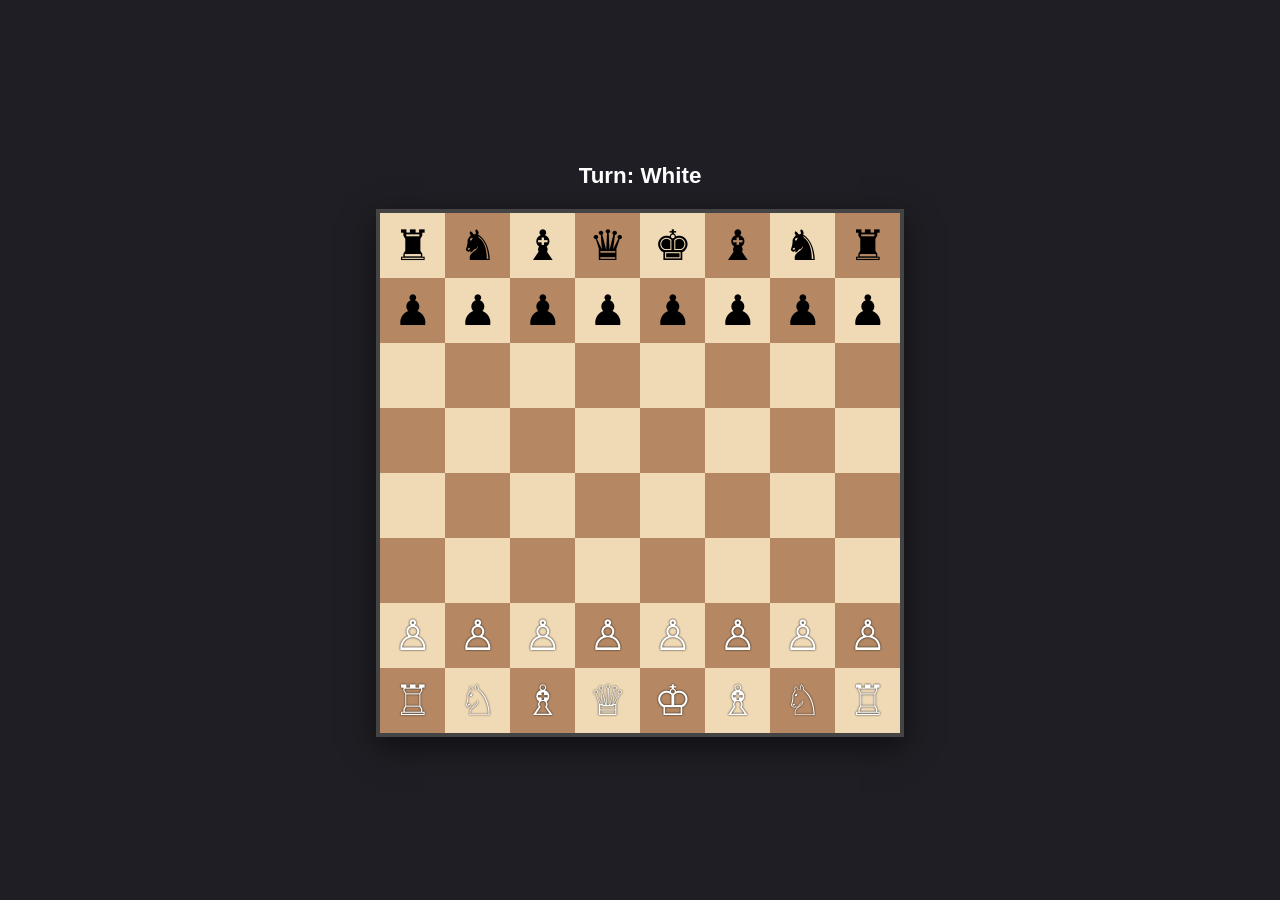
<file: potofolio/chess/index.html>
<!DOCTYPE html>
<html lang="en">

<head>
  <meta charset="UTF-8">
  <meta name="viewport" content="width=device-width, initial-scale=1.0">
  <title>JS Chess Game</title>
  <style>
    body {
      font-family: Arial, sans-serif;
      display: flex;
      flex-direction: column;
      align-items: center;
      justify-content: center;
      min-height: 100vh;
      background-color: #1e1e24;
      color: #fff;
      margin: 0;
    }

    #status {
      font-size: 1.4rem;
      margin-bottom: 20px;
      font-weight: bold;
    }

    #board {
      display: grid;
      grid-template-columns: repeat(8, 65px);
      grid-template-rows: repeat(8, 65px);
      border: 4px solid #444;
      box-shadow: 0 10px 30px rgba(0, 0, 0, 0.5);
    }

    .square {
      width: 65px;
      height: 65px;
      display: flex;
      align-items: center;
      justify-content: center;
      font-size: 42px;
      cursor: pointer;
      user-select: none;
    }

    .light {
      background-color: #f0d9b5;
    }

    .dark {
      background-color: #b58863;
    }

    .selected {
      background-color: #6a994e !important;
    }
  </style>
</head>

<body>

  <div id="status">Turn: White</div>
  <div id="board"></div>

  <script>
    const boardElement = document.getElementById("board");
    const statusElement = document.getElementById("status");

    const pieceSymbols = {
      'r': '♜', 'n': '♞', 'b': '♝', 'q': '♛', 'k': '♚', 'p': '♟',
      'R': '♖', 'N': '♘', 'B': '♗', 'Q': '♕', 'K': '♔', 'P': '♙'
    };

    let board = [
      ['r', 'n', 'b', 'q', 'k', 'b', 'n', 'r'],
      ['p', 'p', 'p', 'p', 'p', 'p', 'p', 'p'],
      ['', '', '', '', '', '', '', ''],
      ['', '', '', '', '', '', '', ''],
      ['', '', '', '', '', '', '', ''],
      ['', '', '', '', '', '', '', ''],
      ['P', 'P', 'P', 'P', 'P', 'P', 'P', 'P'],
      ['R', 'N', 'B', 'Q', 'K', 'B', 'N', 'R']
    ];

    let turn = 'white';
    let selectedCell = null;

    function isWhite(piece) { return piece && piece === piece.toUpperCase(); }
    function isBlack(piece) { return piece && piece === piece.toLowerCase(); }

    function renderBoard() {
      boardElement.innerHTML = '';
      for (let r = 0; r < 8; r++) {
        for (let c = 0; c < 8; c++) {
          const square = document.createElement('div');
          const isLight = (r + c) % 2 === 0;
          square.className = `square ${isLight ? 'light' : 'dark'}`;

          const piece = board[r][c];
          if (piece) {
            square.textContent = pieceSymbols[piece] || '';
            square.style.color = isWhite(piece) ? '#ffffff' : '#000000';
            square.style.textShadow = isWhite(piece) ? '0 0 2px #000' : 'none';
          }

          if (selectedCell && selectedCell.r === r && selectedCell.c === c) {
            square.classList.add('selected');
          }

          square.addEventListener('click', () => handleSquareClick(r, c));
          boardElement.appendChild(square);
        }
      }
    }

    function handleSquareClick(r, c) {
      const piece = board[r][c];

      if (selectedCell) {
        if (selectedCell.r === r && selectedCell.c === c) {
          selectedCell = null;
        } else if (canMove(selectedCell.r, selectedCell.c, r, c)) {
          board[r][c] = board[selectedCell.r][selectedCell.c];
          board[selectedCell.r][selectedCell.c] = '';
          selectedCell = null;
          turn = turn === 'white' ? 'black' : 'white';
          statusElement.textContent = `Turn: ${turn.charAt(0).toUpperCase() + turn.slice(1)}`;
        } else if (piece && isCurrentPlayerPiece(piece)) {
          selectedCell = { r, c };
        }
      } else {
        if (piece && isCurrentPlayerPiece(piece)) {
          selectedCell = { r, c };
        }
      }
      renderBoard();
    }

    function isCurrentPlayerPiece(piece) {
      return turn === 'white' ? isWhite(piece) : isBlack(piece);
    }

    function canMove(fromR, fromC, toR, toC) {
      const piece = board[fromR][fromC];
      const target = board[toR][toC];

      if (target && isCurrentPlayerPiece(target)) return false;

      const dr = toR - fromR;
      const dc = toC - fromC;
      const absDr = Math.abs(dr);
      const absDc = Math.abs(dc);
      const type = piece.toLowerCase();

      switch (type) {
        case 'p':
          const direction = isWhite(piece) ? -1 : 1;
          const startRow = isWhite(piece) ? 6 : 1;
          if (dc === 0 && dr === direction && !target) return true;
          if (dc === 0 && dr === 2 * direction && fromR === startRow && !target && !board[fromR + direction][fromC]) return true;
          if (absDc === 1 && dr === direction && target) return true;
          return false;

        case 'r':
          if (fromR !== toR && fromC !== toC) return false;
          return isPathClear(fromR, fromC, toR, toC);

        case 'n':
          return (absDr === 2 && absDc === 1) || (absDr === 1 && absDc === 2);

        case 'b':
          if (absDr !== absDc) return false;
          return isPathClear(fromR, fromC, toR, toC);

        case 'q':
          if (fromR !== toR && fromC !== toC && absDr !== absDc) return false;
          return isPathClear(fromR, fromC, toR, toC);

        case 'k':
          return absDr <= 1 && absDc <= 1;
      }
      return false;
    }

    function isPathClear(fromR, fromC, toR, toC) {
      const stepR = Math.sign(toR - fromR);
      const stepC = Math.sign(toC - fromC);
      let r = fromR + stepR;
      let c = fromC + stepC;

      while (r !== toR || c !== toC) {
        if (board[r][c] !== '') return false;
        r += stepR;
        c += stepC;
      }
      return true;
    }

    renderBoard();
  </script>
</body>

</html>
</file>
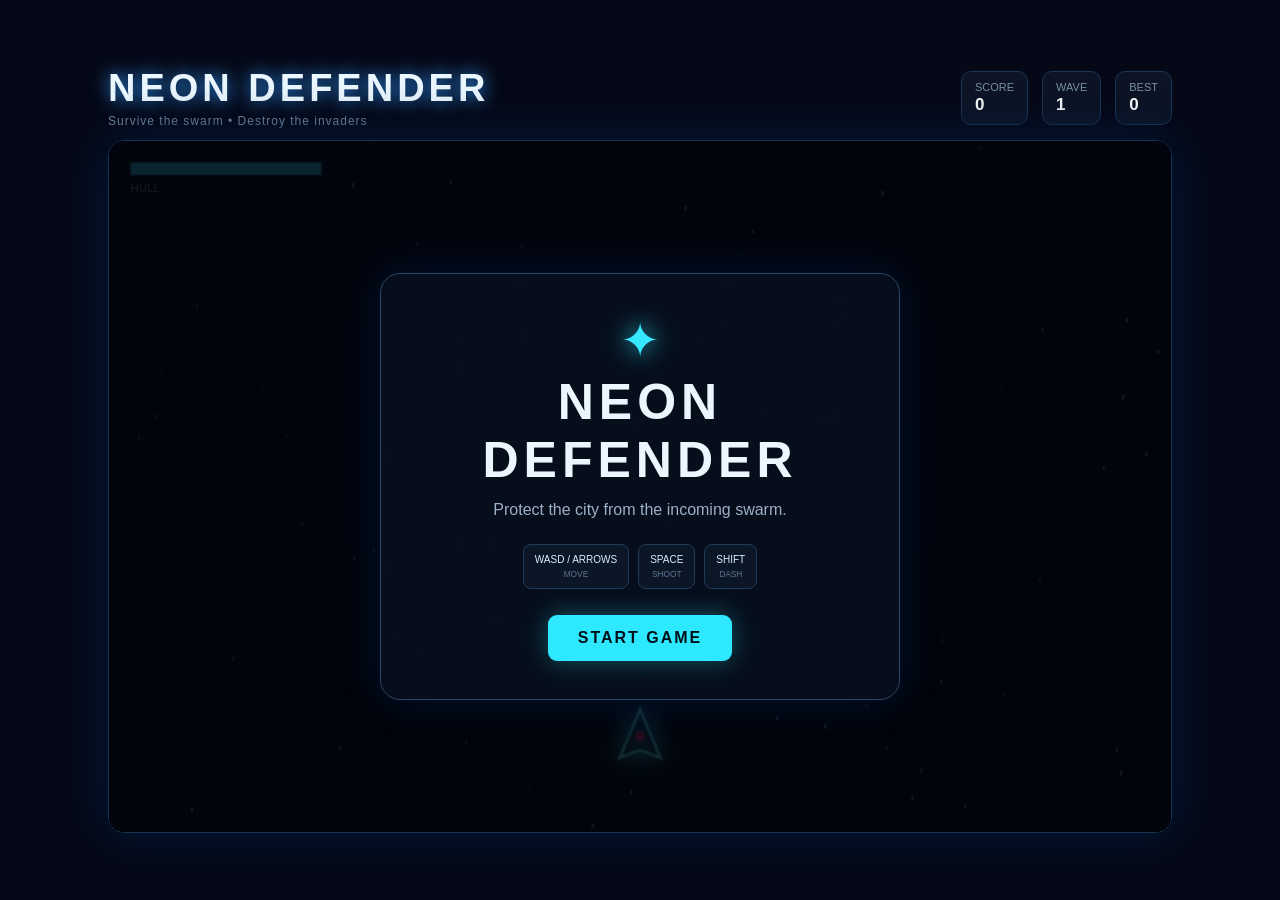
<file: potofolio/neon_defender_game/index.html>
<!DOCTYPE html>
<html lang="en">
<head>
<meta charset="UTF-8">
<meta name="viewport" content="width=device-width, initial-scale=1.0">
<title>Neon Defender</title>
<link rel="stylesheet" href="style.css">
</head>
<body>
<div class="game-shell">
  <header>
    <div>
      <h1>NEON DEFENDER</h1>
      <p>Survive the swarm • Destroy the invaders</p>
    </div>
    <div class="stats">
      <span>Score <b id="score">0</b></span>
      <span>Wave <b id="wave">1</b></span>
      <span>Best <b id="best">0</b></span>
    </div>
  </header>

  <div class="game-wrap">
    <canvas id="game" width="1000" height="650"></canvas>

    <div id="startScreen" class="overlay">
      <div class="panel">
        <div class="logo">✦</div>
        <h2>NEON DEFENDER</h2>
        <p>Protect the city from the incoming swarm.</p>
        <div class="controls">
          <span>WASD / ARROWS <small>MOVE</small></span>
          <span>SPACE <small>SHOOT</small></span>
          <span>SHIFT <small>DASH</small></span>
        </div>
        <button id="startBtn">START GAME</button>
      </div>
    </div>

    <div id="gameOver" class="overlay hidden">
      <div class="panel">
        <div class="logo danger">☠</div>
        <h2>SYSTEM DOWN</h2>
        <p>Your final score: <strong id="finalScore">0</strong></p>
        <button id="restartBtn">PLAY AGAIN</button>
      </div>
    </div>
  </div>

  <div class="mobile-controls">
    <button data-key="ArrowLeft">◀</button>
    <button data-key="ArrowUp">▲</button>
    <button data-key="ArrowDown">▼</button>
    <button data-key="ArrowRight">▶</button>
    <button id="mobileShoot">●</button>
  </div>
</div>
<script src="script.js"></script>
</body>
</html>
</file>
<file: potofolio/styles.css>
:root {
    --ink: #172321;
    --muted: #70807b;
    --paper: #f3f5ef;
    --lime: #d5f36b;
    --line: #d8dfd7;
    --topbar: rgba(243, 245, 239, .88);
    --tag: rgba(255, 255, 255, .75);
    --hover: #ebf0e6;
    --orbit: #cbd4c7;
    --orbit-light: #dce3d7;
    --accent: #9bbd2e;
    --accent-hover: #789b16;
    --soft-accent: #b6d650;
    --soft-ring: #e3edc0;
    --contact-bg: #172321;
    --contact-text: #f3f5ef;
    --contact-muted: #aab8b1;
    --contact-subtle: #6c827a;
    --serif: Georgia, 'Times New Roman', serif
}

[data-theme="dark"] {
    --ink: #edf3e9;
    --muted: #9aa9a2;
    --paper: #111815;
    --lime: #d5f36b;
    --line: #2b3933;
    --topbar: rgba(17, 24, 21, .9);
    --tag: rgba(31, 43, 37, .86);
    --hover: #1c2a24;
    --orbit: #3e5148;
    --orbit-light: #2b3933;
    --accent: #d5f36b;
    --accent-hover: #e2ff8a;
    --soft-accent: #d5f36b;
    --soft-ring: #35452a;
    --contact-bg: #07100c;
    --contact-text: #edf3e9;
    --contact-muted: #c1d0c7;
    --contact-subtle: #92aa9d;
}

* {
    box-sizing: border-box
}

html {
    scroll-behavior: smooth;
    overflow-x: hidden;
    color-scheme: light
}

[data-theme="dark"] {
    color-scheme: dark
}

section {
    scroll-margin-top: 104px
}

body {
    margin: 0;
    background:
        radial-gradient(circle at 86% 9%, rgba(213, 243, 107, .16), transparent 23rem),
        radial-gradient(circle at 8% 42%, rgba(155, 189, 46, .08), transparent 25rem),
        var(--paper);
    color: var(--ink);
    font-family: Manrope, sans-serif;
    font-size: 15px;
    line-height: 1.6;
    overflow-x: hidden;
    transition: background-color .3s ease, color .3s ease;
}

.site-noise {
    position: fixed;
    inset: 0;
    pointer-events: none;
    opacity: .08;
    z-index: 10;
    background-image: url("data:image/svg+xml,%3Csvg viewBox='0 0 180 180' xmlns='http://www.w3.org/2000/svg'%3E%3Cfilter id='n'%3E%3CfeTurbulence type='fractalNoise' baseFrequency='.8' numOctaves='3' stitchTiles='stitch'/%3E%3C/filter%3E%3Crect width='100%25' height='100%25' filter='url(%23n)' opacity='.28'/%3E%3C/svg%3E")
}

.topbar {
    height: 88px;
    position: fixed;
    top: 0;
    left: 0;
    width: 100%;
    z-index: 20;
    display: grid;
    grid-template-columns: 1fr auto 1fr;
    align-items: center;
    padding: 0 6vw;
    border-bottom: 1px solid var(--line);
    background: var(--topbar);
    backdrop-filter: blur(14px);
    box-shadow: 0 8px 30px rgba(23, 35, 33, .04)
}

main {
    padding-top: 88px
}

.brand {
    display: flex;
    align-items: center;
    gap: 12px;
    color: var(--ink);
    text-decoration: none;
    font-size: 12px;
    letter-spacing: .12em
}

.brand>span {
    display: grid;
    place-items: center;
    width: 32px;
    height: 32px;
    border: 1px solid var(--ink);
    border-radius: 50%;
    font: 500 10px 'DM Mono', monospace
}

.brand .brand-avatar {
    overflow: hidden
}

.brand-avatar img {
    width: 100%;
    height: 100%;
    object-fit: cover;
    display: block
}

.brand strong {
    font-weight: 800
}

.brand strong span {
    color: var(--accent)
}

.nav-links {
    display: flex;
    gap: 38px;
    align-items: center
}

.contact-link {
    justify-self: end
}

.topbar-actions {
    justify-self: end;
    display: flex;
    align-items: center;
    gap: 20px
}

.theme-toggle {
    width: 34px;
    height: 34px;
    display: grid;
    place-items: center;
    padding: 0;
    border: 1px solid var(--line);
    border-radius: 50%;
    background: transparent;
    color: var(--ink);
    cursor: pointer;
    font: 18px/1 Georgia, serif;
    transition: color .25s ease, background .25s ease, border-color .25s ease, transform .25s ease
}

.theme-toggle:hover {
    background: var(--hover);
    transform: rotate(12deg)
}

.nav-links a,
.contact-link,
.footer a {
    color: var(--ink);
    text-decoration: none;
    font-size: 12px
}

.nav-links a {
    color: var(--muted)
}

.nav-links a[aria-current="true"] {
    color: var(--ink);
    position: relative
}

.nav-links a[aria-current="true"]::after {
    content: '';
    position: absolute;
    left: 0;
    right: 0;
    bottom: -9px;
    height: 2px;
    background: var(--accent)
}

.nav-links a,
.contact-link,
.button,
.text-link,
.project-card,
.footer a {
    transition: color .25s ease, background .25s ease, transform .25s ease, outline-offset .25s ease
}

.nav-links a:focus-visible,
.contact-link:focus-visible,
.theme-toggle:focus-visible,
.button:focus-visible,
.text-link:focus-visible,
.project-card:focus-visible,
.footer a:focus-visible {
    outline: 2px solid var(--accent);
    outline-offset: 6px
}

.nav-links a:hover,
.contact-link:hover,
.footer a:hover {
    color: var(--accent-hover)
}

.contact-link {
    font-weight: 700
}

.contact-link span,
.text-link span {
    font-size: 18px;
    margin-left: 8px
}

.section-wrap {
    width: min(1080px, 88vw);
    margin: auto
}

.hero {
    min-height: 690px;
    display: grid;
    grid-template-columns: 1fr 1fr;
    align-items: center;
    position: relative;
    padding: 70px 0 100px;
    isolation: isolate
}

.hero::before {
    content: '01';
    position: absolute;
    right: -4vw;
    top: 42px;
    z-index: -1;
    color: rgba(155, 189, 46, .13);
    font: 800 clamp(180px, 28vw, 360px)/1 Manrope, sans-serif;
    letter-spacing: -.12em
}

.eyebrow {
    font: 500 10px 'DM Mono', monospace;
    letter-spacing: .12em;
    text-transform: uppercase;
    color: var(--muted);
    display: flex;
    align-items: center;
    gap: 10px
}

.eyebrow i,
.pulse {
    display: block;
    width: 7px;
    height: 7px;
    background: var(--soft-accent);
    border-radius: 50%;
    box-shadow: 0 0 0 5px var(--soft-ring)
}

.hero h1 {
    font-size: clamp(46px, 6vw, 82px);
    line-height: 1.03;
    letter-spacing: -.04em;
    margin: 29px 0
}

.hero h1 em,
h2 em {
    font-family: var(--serif);
    font-weight: 400;
    letter-spacing: -.06em
}

.hero-intro {
    max-width: 390px;
    color: var(--muted);
    font-size: 14px
}

.hero-intro strong {
    color: var(--ink)
}

.hero-actions {
    display: flex;
    align-items: center;
    gap: 25px;
    margin-top: 38px
}

.button {
    display: inline-flex;
    gap: 25px;
    align-items: center;
    text-decoration: none;
    padding: 15px 18px;
    font-size: 12px;
    font-weight: 800;
    transition: transform .3s, background .3s
}

.button:hover {
    transform: translateY(-3px)
}

.button-primary {
    background: var(--ink);
    color: var(--paper)
}

.button-primary span,
.button-light span {
    font-size: 18px
}

.text-link {
    color: var(--ink);
    text-decoration: none;
    font-size: 12px;
    font-weight: 700
}

.hero-visual {
    height: 445px;
    position: relative;
    display: grid;
    place-items: center
}

.orbit {
    position: absolute;
    border: 1px solid var(--orbit);
    border-radius: 50%;
    transform: rotate(-25deg)
}

.orbit-one {
    width: 365px;
    height: 190px
}

.orbit-two {
    width: 285px;
    height: 390px;
    transform: rotate(55deg);
    border-color: var(--orbit-light)
}

.visual-core {
    width: 170px;
    height: 170px;
    border-radius: 50%;
    background: var(--lime);
    display: flex;
    flex-direction: column;
    align-items: center;
    justify-content: center;
    transform: rotate(-8deg);
    box-shadow: 18px 20px 0 rgba(197, 217, 130, .28);
    animation: float 5s ease-in-out infinite
}

.core-mark,
.core-label {
    position: relative;
    z-index: 1;
    text-shadow: 0 1px 8px rgba(243, 245, 239, .75)
}

.core-mark {
    font: 500 33px 'DM Mono', monospace;
    letter-spacing: -.15em;
    margin-left: -8px
}

.core-label {
    font: 500 8px 'DM Mono', monospace;
    line-height: 1.5;
    letter-spacing: .12em;
    text-align: center;
    margin-top: 10px
}

.float-tag {
    position: absolute;
    background: var(--tag);
    border: 1px solid var(--line);
    padding: 10px 13px;
    font: 500 9px 'DM Mono', monospace;
    letter-spacing: .04em
}

.tag-top {
    top: 58px;
    right: 4px
}

.tag-top .pulse {
    display: inline-block;
    margin-right: 9px;
    width: 5px;
    height: 5px;
    box-shadow: none
}

.tag-bottom {
    bottom: 42px;
    left: 17px
}

.tag-bottom span {
    color: var(--accent);
    margin-right: 14px
}

.scroll-note {
    position: absolute;
    bottom: 26px;
    left: 0;
    display: flex;
    align-items: center;
    gap: 15px;
    color: var(--muted);
    font: 500 9px 'DM Mono', monospace;
    text-transform: uppercase;
    letter-spacing: .08em
}

.scroll-note i {
    width: 58px;
    border-top: 1px solid var(--muted)
}

.marquee {
    overflow: hidden;
    background: var(--lime);
    padding: 15px 0;
    font: 500 10px 'DM Mono', monospace;
    letter-spacing: .16em;
    white-space: nowrap
}

.marquee div {
    animation: marquee 22s linear infinite
}

.marquee b {
    font-size: 15px;
    margin: 0 25px
}

.about,
.expertise,
.approach {
    padding: 130px 0
}

.section-kicker {
    display: flex;
    gap: 20px;
    color: var(--muted);
    font: 500 10px 'DM Mono', monospace;
    text-transform: uppercase;
    letter-spacing: .1em
}

.section-kicker span:first-child {
    color: var(--accent)
}

.about-grid {
    display: grid;
    grid-template-columns: 1fr 1fr;
    gap: 12%;
    margin-top: 55px
}

.about h2,
.section-heading h2,
.approach h2 {
    font-size: clamp(38px, 5vw, 61px);
    line-height: 1.05;
    letter-spacing: -.05em;
    margin: 0
}

.about-body {
    max-width: 420px
}

.about-body p {
    color: var(--muted);
    font-size: 14px
}

.about-body .lead {
    font-size: 19px;
    line-height: 1.45;
    color: var(--ink);
    margin-top: 0
}

.stats {
    border-top: 1px solid var(--line);
    display: flex;
    justify-content: space-between;
    margin-top: 45px;
    padding-top: 20px
}

.stats div {
    display: flex;
    flex-direction: column
}

.stats strong {
    font: 500 26px 'DM Mono', monospace
}

.stats span {
    font-size: 10px;
    color: var(--muted);
    line-height: 1.4;
    margin-top: 8px
}

.expertise {
    border-top: 1px solid var(--line)
}

.section-heading {
    display: flex;
    justify-content: space-between;
    align-items: end;
    margin: 55px 0 64px
}

.section-heading p {
    width: 220px;
    color: var(--muted);
    font-size: 13px
}

.skill-item {
    display: grid;
    grid-template-columns: 80px 1fr 40px;
    gap: 20px;
    padding: 27px 0;
    border-top: 1px solid var(--line);
    align-items: start;
    transition: padding .3s, background .3s
}

.skill-item:hover {
    padding-left: 15px;
    padding-right: 15px;
    background: var(--hover)
}

.skill-num,
.process-item>span {
    font: 500 10px 'DM Mono', monospace;
    color: var(--accent)
}

.skill-item h3 {
    font-size: 20px;
    margin: 0 0 7px;
    letter-spacing: -.03em
}

.skill-item p {
    margin: 0;
    color: var(--muted);
    font-size: 13px;
    max-width: 510px
}

.skill-arrow {
    font-size: 22px;
    color: var(--accent)
}

.approach {
    border-top: 1px solid var(--line)
}

.projects {
    border-top: 1px solid var(--line);
    padding: 130px 0
}

.project-grid {
    display: grid;
    grid-template-columns: repeat(2, 1fr);
    gap: 42px 24px
}

.project-card {
    color: var(--ink);
    text-decoration: none;
    min-width: 0;
    display: block
}

.project-art {
    height: 250px;
    position: relative;
    overflow: hidden;
    padding: 22px;
    display: flex;
    flex-direction: column;
    justify-content: space-between;
    transition: transform .4s ease, box-shadow .4s ease
}

.project-card:hover .project-art {
    transform: translateY(-6px) rotate(-.4deg);
    box-shadow: 12px 16px 0 rgba(23, 35, 33, .09)
}

.project-card:hover .project-meta h3,
.project-card:focus-visible .project-meta h3 {
    color: var(--accent-hover)
}

.project-art span {
    font: 500 10px 'DM Mono', monospace;
    opacity: .7
}

.project-art strong {
    font-size: 42px;
    line-height: .9;
    letter-spacing: -.06em
}

.project-art i {
    position: absolute;
    right: 22px;
    bottom: 17px;
    font-size: 28px;
    font-style: normal
}

.art-neon {
    background: #202642;
    color: #d6f36a
}

.art-neon:after {
    content: '';
    position: absolute;
    width: 260px;
    height: 260px;
    border: 1px solid rgba(214, 243, 106, .5);
    border-radius: 50%;
    right: -40px;
    top: -70px;
    box-shadow: 0 0 0 22px rgba(214, 243, 106, .07), 0 0 0 45px rgba(214, 243, 106, .05)
}

.art-social {
    background: #e1f1ee;
    color: #173b3a
}

.art-social:after {
    content: '♥  ◉  +';
    position: absolute;
    right: 22px;
    top: 90px;
    font: 500 32px 'DM Mono', monospace;
    color: #78b6ac;
    transform: rotate(-9deg)
}

.art-motors {
    background: #b51f29;
    color: #fff1dc
}

.art-motors:after {
    content: 'M';
    position: absolute;
    right: 38px;
    top: -25px;
    font: 800 250px Georgia, serif;
    color: rgba(255, 241, 220, .15)
}

.art-chess {
    background: #e1d8ca;
    color: #312921
}

.art-chess:after {
    content: '♞';
    position: absolute;
    right: 42px;
    top: 8px;
    font: 220px Georgia, serif;
    color: rgba(49, 41, 33, .16)
}

.art-candy {
    background: #f4b9b1;
    color: #54263a
}

.art-candy:after {
    content: '◆  ●  ◆';
    position: absolute;
    right: 20px;
    top: 95px;
    font-size: 44px;
    letter-spacing: 8px;
    color: rgba(255, 255, 255, .45);
    transform: rotate(-8deg)
}

.art-calc {
    background: #343a40;
    color: #f4a846
}

.art-calc:after {
    content: '＋  ×\A －  ÷';
    white-space: pre;
    position: absolute;
    right: 35px;
    top: 29px;
    font: 500 42px 'DM Mono', monospace;
    line-height: 1.5;
    color: rgba(244, 168, 70, .35)
}

.project-meta {
    display: flex;
    justify-content: space-between;
    gap: 16px;
    align-items: start;
    padding-top: 17px;
    border-top: 1px solid var(--line);
    margin-top: 14px;
    transition: padding .3s ease
}

.project-card:hover .project-meta {
    padding-left: 8px;
    padding-right: 8px
}

.project-meta h3 {
    margin: 0 0 3px;
    font-size: 17px
}

.project-meta p,
.project-meta>span {
    margin: 0;
    color: var(--muted);
    font: 500 10px 'DM Mono', monospace
}

.project-meta>span {
    padding-top: 3px;
    white-space: nowrap
}

.approach-grid {
    display: grid;
    grid-template-columns: 1fr 1fr;
    gap: 12%;
    margin-top: 55px
}

.process {
    border-top: 1px solid var(--line)
}

.process-item {
    display: grid;
    grid-template-columns: 40px 1fr;
    gap: 10px;
    padding: 25px 0;
    border-bottom: 1px solid var(--line)
}

.process-item h3 {
    margin: 0 0 5px;
    font-size: 17px
}

.process-item p {
    margin: 0;
    color: var(--muted);
    font-size: 13px
}

.contact {
    padding-bottom: 100px
}

.contact-panel {
    background: var(--contact-bg);
    color: var(--contact-text);
    min-height: 410px;
    padding: 65px 8%;
    position: relative;
    overflow: hidden
}

.contact-panel:after {
    content: 'AN';
    position: absolute;
    right: 7%;
    bottom: -65px;
    color: #273a34;
    font: 800 230px Manrope, sans-serif;
    line-height: 1
}

.contact-panel .eyebrow {
    color: var(--contact-muted)
}

.contact-panel h2 {
    font-size: clamp(42px, 6vw, 70px);
    line-height: 1.02;
    letter-spacing: -.06em;
    margin: 30px 0
}

.contact-panel h2 em {
    color: var(--lime)
}

.button-light {
    background: var(--lime);
    color: var(--ink);
    position: relative;
    z-index: 1
}

.contact-detail {
    position: absolute;
    right: 8%;
    top: 68px;
    font: 500 10px 'DM Mono', monospace;
    color: var(--contact-muted);
    text-transform: uppercase;
    letter-spacing: .08em;
    line-height: 1.7;
    z-index: 1
}

.contact-detail span {
    color: var(--contact-subtle)
}

.footer {
    border-top: 1px solid var(--line);
    padding: 24px 6vw;
    display: flex;
    justify-content: space-between;
    color: var(--muted);
    font: 500 9px 'DM Mono', monospace;
    text-transform: uppercase;
    letter-spacing: .08em
}

.footer a {
    color: var(--muted)
}

::selection {
    background: var(--lime);
    color: var(--ink)
}

.reveal {
    opacity: 0;
    transform: translateY(22px);
    transition: opacity .8s ease, transform .8s ease
}

.reveal.visible {
    opacity: 1;
    transform: none
}

.reveal-delay {
    transition-delay: .18s
}

@keyframes float {

    0%,
    100% {
        transform: rotate(-8deg) translateY(0)
    }

    50% {
        transform: rotate(-5deg) translateY(-12px)
    }
}

@keyframes marquee {
    to {
        transform: translateX(-50%)
    }
}

@media(max-width:700px) {
    .topbar {
        height: 112px;
        padding: 0 6vw
    }

    main {
        padding-top: 112px
    }

    .nav-links {
        position: absolute;
        left: 50%;
        bottom: 14px;
        transform: translateX(-50%);
        display: flex;
        width: max-content;
        gap: 14px
    }

    .nav-links a {
        font-size: 10px
    }

    .hero {
        display: block;
        min-height: auto;
        padding: 70px 0 110px
    }

    .hero::before {
        right: -15vw;
        top: 35px;
        font-size: 190px
    }

    .hero h1 {
        font-size: 50px
    }

    .hero-visual {
        height: 345px;
        margin-top: 25px
    }

    .orbit-one {
        width: 300px
    }

    .orbit-two {
        height: 290px;
        width: 225px
    }

    .visual-core {
        width: 140px;
        height: 140px
    }

    .tag-top {
        top: 18px;
        right: 0
    }

    .tag-bottom {
        bottom: 5px;
        left: 0
    }

    .about,
    .expertise,
    .projects,
    .approach {
        padding: 85px 0
    }

    .about-grid,
    .approach-grid {
        display: block;
        margin-top: 40px
    }

    .about-body {
        margin-top: 42px
    }

    .section-heading {
        display: block;
        margin: 40px 0
    }

    .section-heading p {
        margin-top: 20px;
        width: auto
    }

    .project-grid {
        grid-template-columns: 1fr
    }

    .project-art {
        height: 220px
    }

    .project-art strong {
        font-size: 37px
    }

    .skill-item {
        grid-template-columns: 42px 1fr 25px;
        gap: 7px
    }

    .skill-item h3 {
        font-size: 16px
    }

    .contact-panel {
        padding: 45px 8%;
        min-height: 450px
    }

    .contact-detail {
        top: auto;
        bottom: 35px;
        left: 8%;
        right: auto
    }

    .contact-panel:after {
        font-size: 150px;
        bottom: 20px;
        right: -15px
    }

    .footer {
        display: grid;
        gap: 12px;
        padding: 22px 6vw
    }

    .hero-actions {
        align-items: flex-start;
        flex-direction: column;
        gap: 18px
    }
}

@media(max-width:430px) {
    .brand strong {
        display: none
    }

    .contact-link {
        font-size: 0
    }

    .contact-link span {
        font-size: 18px
    }

    .nav-links {
        gap: 10px
    }
}

@media(prefers-reduced-motion: reduce) {
    html {
        scroll-behavior: auto
    }

    *,
    *::before,
    *::after {
        animation-duration: .01ms !important;
        animation-iteration-count: 1 !important;
        transition-duration: .01ms !important
    }

    .reveal {
        opacity: 1;
        transform: none
    }
}
</file>
<file: potofolio/car/css.css>
. {
  margin: 0;
  padding: 0;
  box-sizing: border-box;
  font-family: sans-serif;

}

header {
  width: 100%;
  padding: 20px 50px;
  display: flex;
  justify-content: space-between;
  align-items: center;
  background: white;
  position: fixed;
  top: 0;
  left: 0;
  box-shadow: 0 2px 10px rgb(0, 0, 0);
  z-index: 1;
}

.logo img {
  width: 40px;
}

.logo {
  font-size: 15px;
  font-weight: bolder;
  color: grey;
}

nav a {
  text-decoration: none;
  font-size: 15;
  margin-left: 20px;
  color: rgb(0, 0, 0);
}

nav a:hover {
  color: rgb(86, 86, 86);
}

/*hero section*/
.hero {
  height: 100vh;
  background: linear-gradient(rgba(0, 0, 0, 0.6)), url('bmw-m3-1920x1080.jpg') center/cover;
  display: flex;
  justify-content: center;
  align-items: center;
  padding: 0 40px;
  color: whitesmoke;
  text-align: center;
}

.hero-content h1 {
  font-size: 42px;
  margin-bottom: 15px;
}

.hero-content p {
  font-size: 18px;
  margin-bottom: 24px;


}

.btn {
  padding: 12px 24px;
  background: grey;
  color: white;
  text-decoration: none;
  border-radius: 8px;
  font-size: 18px;
  transition: 0.3s ease-in;
  margin-bottom: 8px;
  align-items: center;
}

.btn:hover {
  background: black;
}

.feature {
  padding: 80px 10%;
  text-align: center;
}

.feature h2 {
  font-size: 2.5rem;
  margin-bottom: 40px;

}

.car-container {
  display: flex;
  gap: 30px;
  justify-content: center;
  flex-wrap: wrap;
}

.card {
  width: 320px;
  background: #f5f5f5;
  border-radius: 10px;
  box-shadow: 0 5px 15px rgba(0, 0, 0, 0.1);
  overflow: hidden;
  transition: 0.5s
}

.card:hover {
  transform: translateX(10px);
}

.card img {
  width: 100%;
  height: 220px;
  object-fit: cover;
}

.card h3 {
  margin: 15px 0;
}

.card p {
  padding: 0 15px 20px;
  text-align: center;

}

.About {
  background-color: grey;
  padding: 80px 10%;
  text-align: center;
}

.About h2 {
  margin-bottom: 20px;
  font-size: 2.5rem;
}

.Contact {
  padding: 80px 10%;
  text-align: center;

  margin-bottom: 40px;
}

.Contact h2 {
  margin-bottom: 20px;
  font-size: 2.5rem;
}

.Contact p {
  margin-bottom: 30px;
}

.footer {
  background-color: grey;
  color: rgb(0, 0, 6);
  padding: 20px;
  text-align: center;
}

@media(max-width:750px) {
  nav {
    flex-direction: color;
    font-size: 8px;
    margin-left: 10px;
    gap: 10px;
  }

  .logo {
    font-size: 6px;
  }

  .logo img {
    width: 15x;
  }

  .hero-content h1 {
    font-size: 1.5rem;
  }

  .hero-content p {
    font-size: 10px;
  }

  .About h2 {
    font-size: 1.52em;
  }

  .About p {
    font-size: 10px;
  }

  .content h2 {
    font-size: 1.2rem;
  }

  .feature h2 {
    font-size: 1.5rem;
  }
}
</file>
<file: potofolio/neon_defender_game/style.css>
*{box-sizing:border-box;margin:0;padding:0}
body{min-height:100vh;background:#050816;color:#eaf7ff;font-family:Arial,Helvetica,sans-serif;display:flex;justify-content:center;align-items:center;overflow:hidden}
.game-shell{width:min(1100px,100vw);padding:18px}
header{display:flex;justify-content:space-between;align-items:center;margin-bottom:12px}
h1{font-size:clamp(22px,4vw,38px);letter-spacing:4px;text-shadow:0 0 18px #39f}
header p{color:#7890a8;font-size:12px;letter-spacing:1px;margin-top:4px}
.stats{display:flex;gap:14px}
.stats span{background:#0c1425;border:1px solid #1b3555;padding:9px 13px;border-radius:10px;color:#7890a8;font-size:11px;text-transform:uppercase}
.stats b{display:block;color:#fff;font-size:17px;margin-top:2px}
.game-wrap{position:relative;width:100%;border:1px solid #193250;border-radius:16px;overflow:hidden;box-shadow:0 0 50px #001b3d}
canvas{display:block;width:100%;height:auto;background:#030711}
.overlay{position:absolute;inset:0;background:#02040bd9;display:grid;place-items:center;text-align:center}
.hidden{display:none}
.panel{width:min(520px,90%);padding:38px 25px;border:1px solid #284866;border-radius:20px;background:#08101fdd;box-shadow:0 0 45px #006cff25}
.logo{font-size:48px;color:#35e7ff;text-shadow:0 0 25px #35e7ff;margin-bottom:5px}
.logo.danger{color:#ff416c;text-shadow:0 0 25px #ff416c}
.panel h2{font-size:clamp(28px,6vw,50px);letter-spacing:5px}
.panel p{color:#9bb0c6;margin:12px 0 25px}
.controls{display:flex;justify-content:center;gap:9px;flex-wrap:wrap;margin-bottom:26px}
.controls span{border:1px solid #203c59;background:#0b1627;padding:9px 11px;border-radius:8px;font-size:10px;color:#d7efff}
.controls small{display:block;color:#5e7893;margin-top:4px}
button{font:inherit}
.panel button{border:0;border-radius:9px;padding:14px 30px;background:#2ee8ff;color:#001018;font-weight:900;letter-spacing:2px;cursor:pointer;box-shadow:0 0 25px #2ee8ff55}
.panel button:hover{transform:translateY(-2px);box-shadow:0 0 35px #2ee8ff88}
.mobile-controls{display:none}
@media(max-width:700px){
 body{align-items:flex-start}
 .game-shell{padding:8px}
 header{gap:8px}.stats{gap:4px}.stats span{padding:6px 7px}
 .stats span{font-size:8px}.stats b{font-size:13px}
 .mobile-controls{display:flex;justify-content:center;gap:6px;margin-top:8px}
 .mobile-controls button{width:48px;height:42px;border:1px solid #254664;background:#0b1627;color:#9eefff;border-radius:9px}
 .mobile-controls #mobileShoot{color:#ff6687;border-color:#653044}
}
</file>
